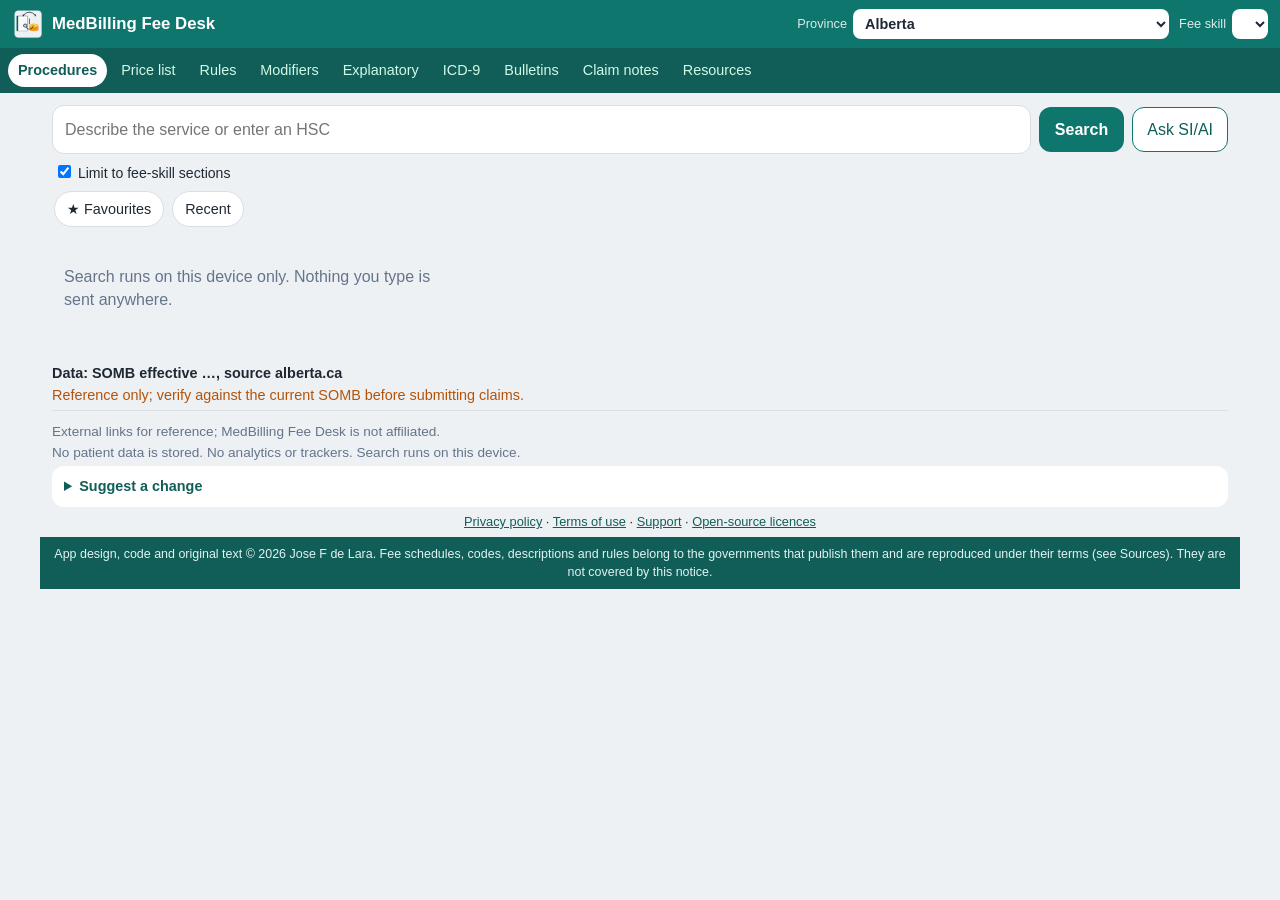
<file: index.html>
<!doctype html>
<html lang="en">
<head>
<meta charset="utf-8">
<meta name="viewport" content="width=device-width, initial-scale=1, viewport-fit=cover">
<meta http-equiv="Content-Security-Policy" content="default-src 'self'; script-src 'self'; style-src 'self'; img-src 'self' data:; connect-src 'self' https://api.web3forms.com; form-action https://api.web3forms.com; manifest-src 'self'; worker-src 'self'; base-uri 'self'">
<meta name="referrer" content="no-referrer">
<title>MedBilling Fee Desk</title>
<meta name="description" content="MedBilling Fee Desk: private Alberta SOMB billing lookup: health service codes, fees by fee skill, modifiers, governing rules and ICD-9 codes.">
<meta name="theme-color" content="#0f766e">
<meta name="apple-mobile-web-app-capable" content="yes">
<meta name="mobile-web-app-capable" content="yes">
<meta name="apple-mobile-web-app-status-bar-style" content="black-translucent">
<meta name="apple-mobile-web-app-title" content="Fee Desk">
<meta property="og:title" content="MedBilling Fee Desk">
<meta property="og:description" content="MedBilling Fee Desk: Alberta SOMB billing lookup for physicians.">
<meta property="og:site_name" content="MedBilling Fee Desk">
<meta property="og:image" content="https://tp8p7c4vwr-del.github.io/delara-medbilling/og.jpg">
<meta property="og:url" content="https://tp8p7c4vwr-del.github.io/delara-medbilling/">
<meta property="og:type" content="website">
<meta name="twitter:image" content="https://tp8p7c4vwr-del.github.io/delara-medbilling/og.jpg">
<meta name="twitter:card" content="summary_large_image">
<meta name="twitter:title" content="MedBilling Fee Desk">
<meta name="twitter:description" content="MedBilling Fee Desk: Alberta SOMB billing lookup for physicians.">
<meta name="application-name" content="MedBilling Fee Desk">
<link rel="manifest" href="manifest.webmanifest">
<link rel="icon" href="icons/icon-192.png" sizes="192x192">
<link rel="apple-touch-icon" href="icons/apple-touch-icon.png">
<link rel="stylesheet" href="css/app.css">
</head>
<body>
<header class="top">
  <a class="brand" id="homeLink" href="./" aria-label="MedBilling Fee Desk home">
    <img src="icons/icon-192.png" alt="" width="32" height="32">
    <span class="title" aria-hidden="true">MedBilling Fee Desk</span>
  </a>
  <label class="jur">
    <span>Province</span>
    <select id="jur" aria-label="Province or territory"><option value="AB">Alberta</option></select>
  </label>
  <label class="skill">
    <span>Fee skill</span>
    <select id="skill" aria-label="Fee skill (SKLL)"></select>
  </label>
  <button type="button" id="layoutToggle" class="layoutlink" hidden>Desktop version</button>
</header>
<nav class="phonenav" aria-label="Phone navigation">
  <label class="chip jurchip"><b id="jurChipText">AB</b> ▾<select id="jurChip" aria-label="Province or territory"></select></label>
  <label class="chip skillchip"><span class="small">Fee skill</span> <b id="skillChipText">OBGY</b> ▾<select id="skillChip" aria-label="Fee skill"></select></label>
  <div class="morewrap">
    <button type="button" class="chip" id="moreBtn" aria-haspopup="true" aria-expanded="false">More ▾</button>
    <div id="moreMenu" class="menu" hidden role="menu">
      <button role="menuitem" data-tab="procedures">Procedures</button>
      <button role="menuitem" data-saved="fav">★ Favourites</button>
      <button role="menuitem" data-saved="recent">Recent</button>
      <button role="menuitem" data-tab="icd9" class="needdata">ICD-9</button>
      <button role="menuitem" data-tab="price" class="needdata">Price list</button>
      <button role="menuitem" data-tab="rules" class="needdata">Rules</button>
      <button role="menuitem" data-tab="modifiers" class="abonly">Modifiers</button>
      <button role="menuitem" data-tab="explanatory" class="abonly">Explanatory</button>
      <button role="menuitem" data-tab="bulletins" class="abonly">Bulletins</button>
      <button role="menuitem" data-tab="notes" class="abonly">Claim notes</button>
      <button role="menuitem" data-tab="resources">Resources &amp; about</button>
      <a role="menuitem" class="menulink first" href="https://tp8p7c4vwr-del.github.io/delara-medbilling/privacy.html" target="_blank" rel="noopener noreferrer">Privacy policy ↗</a>
      <a role="menuitem" class="menulink" href="https://tp8p7c4vwr-del.github.io/delara-medbilling/terms.html" target="_blank" rel="noopener noreferrer">Terms of use ↗</a>
      <a role="menuitem" class="menulink" href="https://tp8p7c4vwr-del.github.io/delara-medbilling/support.html" target="_blank" rel="noopener noreferrer">Support ↗</a>
      <a role="menuitem" class="menulink" href="licences.html">Open-source licences</a>
    </div>
  </div>
</nav>
<nav class="tabs" id="tabs" role="tablist">
  <button data-tab="procedures" class="on">Procedures</button>
  <button data-tab="price" class="needdata">Price list</button>
  <button data-tab="rules" class="needdata">Rules</button>
  <button data-tab="modifiers" class="abonly">Modifiers</button>
  <button data-tab="explanatory" class="abonly">Explanatory</button>
  <button data-tab="icd9" class="needdata">ICD-9</button>
  <button data-tab="bulletins" class="abonly">Bulletins</button>
  <button data-tab="notes" class="abonly">Claim notes</button>
  <button data-tab="resources">Resources</button>
</nav>

<main id="main">
  <div id="jurbar" class="jurbar" hidden></div>
  <!-- Procedures -->
  <section id="tab-procedures" class="tab on">
    <form id="qform" class="searchbar needdata" autocomplete="off" role="search">
      <div class="inputwrap">
        <input id="q" type="search" enterkeyhint="search" inputmode="search" autocapitalize="off" spellcheck="false"
               placeholder="Describe the service or enter an HSC" aria-label="Procedure description">
        <button type="button" id="qclear" class="clear" aria-label="Clear search" hidden>&times;</button>
      </div>
      <button type="submit" class="primary">Search</button>
      <button type="button" class="ghost" id="askGeneral">Ask SI/AI</button>
    </form>
    <div class="opts needdata">
      <label><input type="checkbox" id="limitSkill" checked> Limit to fee-skill sections</label>
      <span id="timehint" class="muted"></span>
    </div>
    <div class="quick"><button type="button" class="chip" data-saved="fav">★ Favourites</button><button type="button" class="chip" data-saved="recent">Recent</button></div>
    <div class="split">
      <div class="list" id="results" aria-live="polite"><p class="muted pad">Search runs on this device only. Nothing you type is sent anywhere.</p></div>
      <article class="detail" id="detail" hidden></article>
      <input type="file" id="impFile" accept=".json,application/json" hidden aria-label="Import favourites file">
    </div>
  </section>

  <section id="tab-price" class="tab">
    <div class="searchbar"><div class="inputwrap"><input id="pf" type="search" enterkeyhint="search" placeholder="Filter by HSC, word or section"></div></div>
    <div id="pricelist" class="tablewrap"></div>
  </section>

  <section id="tab-rules" class="tab">
    <div class="searchbar"><div class="inputwrap"><input id="rf" type="search" enterkeyhint="search" placeholder="Filter governing rules (e.g. 4.6, callback, BMI)"></div></div>
    <div id="rules"></div>
  </section>

  <section id="tab-modifiers" class="tab">
    <div class="searchbar"><div class="inputwrap"><input id="mf" type="search" enterkeyhint="search" placeholder="Search modifiers by code or words (e.g. CMGP, complex, evening)" aria-label="Search Alberta modifiers by code or words"></div></div>
    <div id="modifiers"></div>
  </section>

  <section id="tab-explanatory" class="tab">
    <div class="searchbar"><div class="inputwrap"><input id="ef" type="search" enterkeyhint="search" placeholder="Filter explanatory codes"></div></div>
    <div id="explanatory"></div>
  </section>

  <section id="tab-icd9" class="tab">
    <form id="iform" class="searchbar" autocomplete="off">
      <div class="inputwrap">
        <input id="iq" type="search" enterkeyhint="search" placeholder="Search ICD-9 (e.g. pre-eclampsia, 618.0, V22)">
        <button type="button" id="iclear" class="clear" aria-label="Clear" hidden>&times;</button>
      </div>
      <button type="submit" class="primary">Search</button>
    </form>
    <p class="muted small" id="icdscope"></p>
    <div id="icdresults"></div>
  </section>

  <section id="tab-bulletins" class="tab"><div id="bulletins"></div></section>
  <section id="tab-notes" class="tab"><div id="notes"></div></section>

  <section id="tab-resources" class="tab">
    <div id="resources"></div>
  </section>
</main>

<footer class="foot">
  <p id="dataline" class="dataline">Data: SOMB effective …, source alberta.ca</p>
  <p class="disclaimer">Reference only; verify against the current SOMB before submitting claims.</p>
  <div id="srcnote" class="srcnote"></div>
  <p class="small muted">External links for reference; MedBilling Fee Desk is not affiliated.</p>
  <p class="small muted">No patient data is stored. No analytics or trackers. Search runs on this device.</p>
  <details class="feedback">
    <summary>Suggest a change</summary>
    <form id="fb" novalidate>
      <p class="warn small">Do not include patient names, PHN, DOB, chart or claim numbers.</p>
      <input type="hidden" name="access_key" value="60e64aa8-fc33-4b85-9742-2a973a88369e">
      <input type="hidden" name="subject" value="MedBilling Fee Desk feedback">
      <input type="checkbox" name="botcheck" class="hp" tabindex="-1" autocomplete="off" aria-hidden="true">
      <label>Your email (optional)<input type="email" name="email" autocomplete="email"></label>
      <label>Suggestion<textarea name="message" rows="4" required></textarea></label>
      <button type="submit" class="primary">Send</button>
      <p id="fbmsg" class="small" role="status"></p>
    </form>
  </details>
  <p class="legal"><a href="https://tp8p7c4vwr-del.github.io/delara-medbilling/privacy.html">Privacy policy</a> · <a href="https://tp8p7c4vwr-del.github.io/delara-medbilling/terms.html">Terms of use</a> · <a href="https://tp8p7c4vwr-del.github.io/delara-medbilling/support.html">Support</a> · <a href="licences.html">Open-source licences</a></p>
  <div class="copyright">App design, code and original text © 2026 Jose F de Lara. Fee schedules, codes, descriptions and rules belong to the governments that publish them and are reproduced under their terms (see Sources). They are not covered by this notice.</div>
</footer>

<dialog id="aiDialog">
  <form method="dialog" class="dlg">
    <h3>Ask SI/AI</h3>
    <p class="small muted">Opens an outside AI site; you sign in with your own account. Do not include patient details.</p>
    <pre id="aiPrompt" class="prompt"></pre>
    <div id="aiList" class="ailist"></div>
    <div id="aiConfirm" class="confirm" hidden>
      <p id="aiConfirmText"></p>
      <div class="row"><button type="button" id="aiGo" class="primary">Open</button><button type="button" id="aiBack" class="ghost">Back</button></div>
    </div>
    <p id="aiMsg" class="small"></p>
    <div class="row end"><button value="close" class="ghost">Close</button></div>
  </form>
</dialog>
<div id="toast" class="toast" hidden></div>
<script src="js/search.js"></script>
<script src="js/app.js"></script>
</body>
</html>
</file>
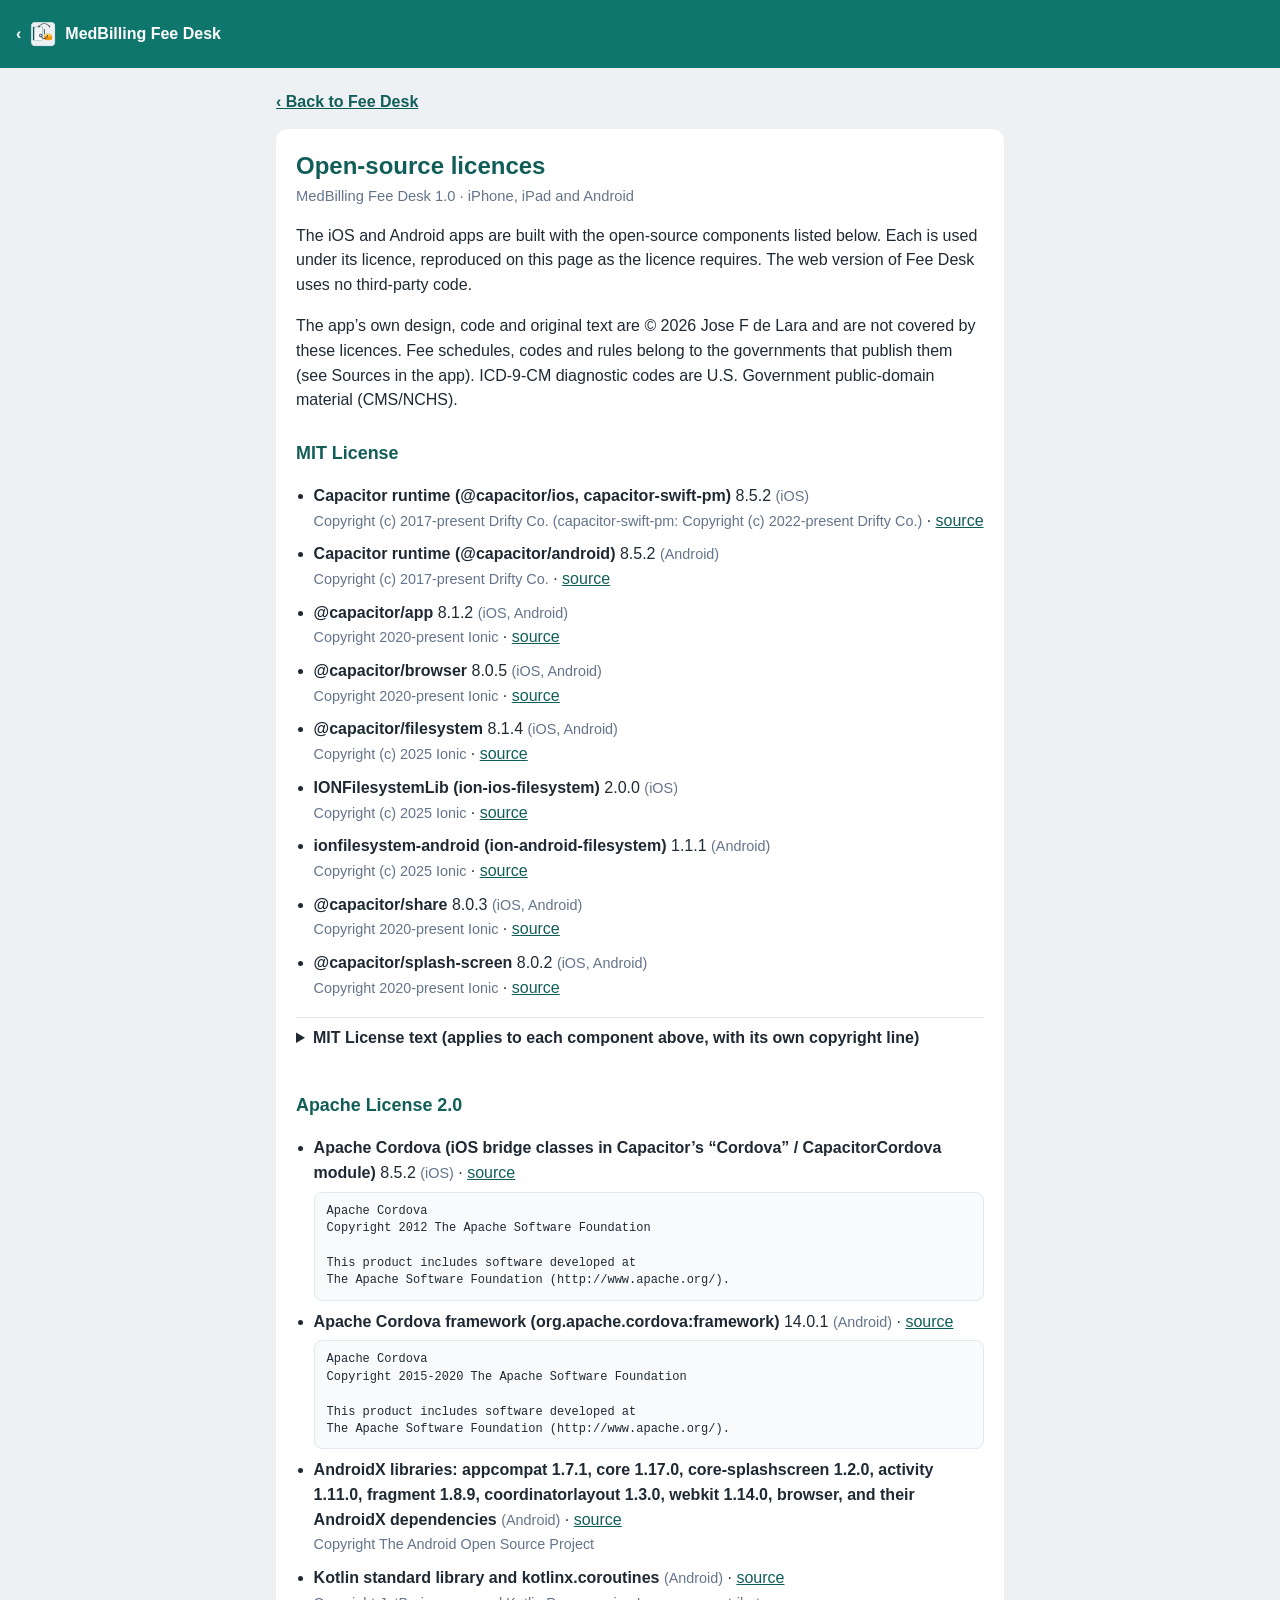
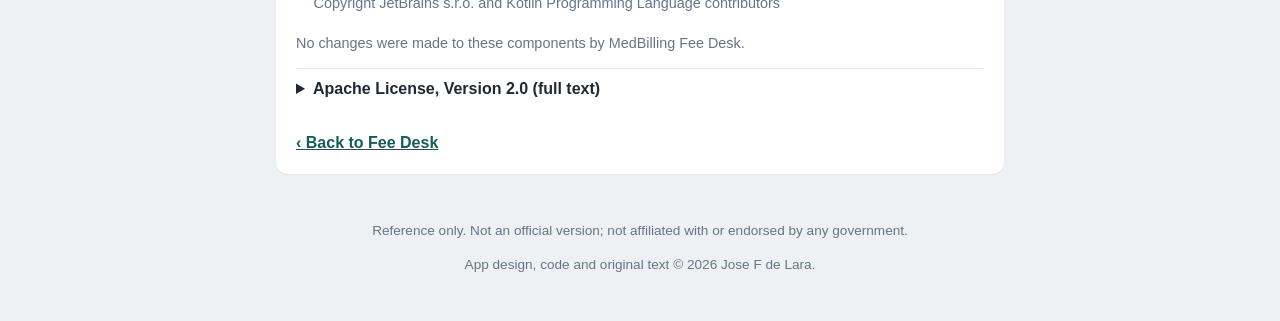
<file: licences.html>
<!doctype html>
<html lang="en">
<head>
<meta charset="utf-8">
<meta name="viewport" content="width=device-width, initial-scale=1, viewport-fit=cover">
<meta http-equiv="Content-Security-Policy" content="default-src 'none'; style-src 'unsafe-inline'; img-src 'self'; base-uri 'none'; form-action 'none'">
<meta name="referrer" content="no-referrer">
<title>Open-source licences · MedBilling Fee Desk</title>
<meta name="description" content="Open-source software notices for the MedBilling Fee Desk iOS and Android apps.">
<meta name="theme-color" content="#0f766e">
<link rel="icon" href="icons/icon-192.png" sizes="192x192">
<style>
:root{--teal:#0f766e;--teal-d:#115e59;--ink:#1f2933;--muted:#64748b;--bg:#eef1f4}
*{box-sizing:border-box}
body{margin:0;font:16px/1.55 -apple-system,BlinkMacSystemFont,"Segoe UI",Roboto,Helvetica,Arial,sans-serif;background:var(--bg);color:var(--ink);padding-bottom:env(safe-area-inset-bottom)}
header{background:var(--teal);color:#fff;padding:calc(12px + env(safe-area-inset-top)) calc(16px + env(safe-area-inset-right)) 12px calc(16px + env(safe-area-inset-left));display:flex;align-items:center;gap:12px;position:sticky;top:0;z-index:5}
header a{color:#fff;text-decoration:none;font-weight:700;display:inline-flex;align-items:center;gap:8px;min-height:44px}
header img{border-radius:8px;background:#fff}
main{max-width:760px;margin:0 auto;padding:8px calc(16px + env(safe-area-inset-right)) 32px calc(16px + env(safe-area-inset-left))}
article{background:#fff;border-radius:12px;padding:8px 20px 18px;margin-top:14px;box-shadow:0 1px 2px rgba(15,23,42,.06)}
h1{color:var(--teal-d);font-size:1.5rem;line-height:1.25;margin:14px 0 4px}
h2{color:var(--teal-d);font-size:1.12rem;margin:1.5em 0 .4em}
a{color:var(--teal-d)}
.meta{color:var(--muted);font-size:.92rem;margin:0 0 8px}
ul{padding-left:1.1em} li{margin:.55em 0}
.pl,.cr{color:var(--muted);font-size:.9rem}
pre{white-space:pre-wrap;word-wrap:break-word;font:12px/1.45 ui-monospace,SFMono-Regular,Menlo,Consolas,monospace;background:#f8fafc;border:1px solid #e2e8f0;border-radius:8px;padding:10px 12px;overflow-x:auto}
pre.notice{margin:6px 0 0}
details{border-top:1px solid #e2e8f0;padding:8px 0}
summary{cursor:pointer;font-weight:600;min-height:32px}
footer{max-width:760px;margin:0 auto;padding:0 16px 32px;color:var(--muted);font-size:.85rem;text-align:center}
.back{display:inline-block;margin:14px 0 0;font-weight:600}
</style>
</head>
<body>
<header><a href="./" aria-label="Back to MedBilling Fee Desk"><span aria-hidden="true">‹</span><img src="icons/icon-192.png" alt="" width="28" height="28">MedBilling Fee Desk</a></header>
<main>
<a class="back" href="./">‹ Back to Fee Desk</a>
<article>
<h1>Open-source licences</h1>
<p class="meta">MedBilling Fee Desk 1.0 · iPhone, iPad and Android</p>
<p>The iOS and Android apps are built with the open-source components listed below. Each is used under its licence, reproduced on this page as the licence requires. The web version of Fee Desk uses no third-party code.</p>
<p>The app’s own design, code and original text are © 2026 Jose F de Lara and are not covered by these licences. Fee schedules, codes and rules belong to the governments that publish them (see Sources in the app). ICD-9-CM diagnostic codes are U.S. Government public-domain material (CMS/NCHS).</p>

<h2>MIT License</h2>
<ul>
<li><b>Capacitor runtime (@capacitor/ios, capacitor-swift-pm)</b> 8.5.2 <span class="pl">(iOS)</span><br><span class="cr">Copyright (c) 2017-present Drifty Co. (capacitor-swift-pm: Copyright (c) 2022-present Drifty Co.)</span> · <a href="https://github.com/ionic-team/capacitor">source</a></li>
<li><b>Capacitor runtime (@capacitor/android)</b> 8.5.2 <span class="pl">(Android)</span><br><span class="cr">Copyright (c) 2017-present Drifty Co.</span> · <a href="https://github.com/ionic-team/capacitor">source</a></li>
<li><b>@capacitor/app</b> 8.1.2 <span class="pl">(iOS, Android)</span><br><span class="cr">Copyright 2020-present Ionic</span> · <a href="https://github.com/ionic-team/capacitor-plugins">source</a></li>
<li><b>@capacitor/browser</b> 8.0.5 <span class="pl">(iOS, Android)</span><br><span class="cr">Copyright 2020-present Ionic</span> · <a href="https://github.com/ionic-team/capacitor-plugins">source</a></li>
<li><b>@capacitor/filesystem</b> 8.1.4 <span class="pl">(iOS, Android)</span><br><span class="cr">Copyright (c) 2025 Ionic</span> · <a href="https://github.com/ionic-team/capacitor-filesystem">source</a></li>
<li><b>IONFilesystemLib (ion-ios-filesystem)</b> 2.0.0 <span class="pl">(iOS)</span><br><span class="cr">Copyright (c) 2025 Ionic</span> · <a href="https://github.com/ionic-team/ion-ios-filesystem">source</a></li>
<li><b>ionfilesystem-android (ion-android-filesystem)</b> 1.1.1 <span class="pl">(Android)</span><br><span class="cr">Copyright (c) 2025 Ionic</span> · <a href="https://github.com/ionic-team/ion-android-filesystem">source</a></li>
<li><b>@capacitor/share</b> 8.0.3 <span class="pl">(iOS, Android)</span><br><span class="cr">Copyright 2020-present Ionic</span> · <a href="https://github.com/ionic-team/capacitor-plugins">source</a></li>
<li><b>@capacitor/splash-screen</b> 8.0.2 <span class="pl">(iOS, Android)</span><br><span class="cr">Copyright 2020-present Ionic</span> · <a href="https://github.com/ionic-team/capacitor-plugins">source</a></li>
</ul>
<details><summary>MIT License text (applies to each component above, with its own copyright line)</summary>
<pre>MIT License

Copyright (c) [as listed above]

Permission is hereby granted, free of charge, to any person obtaining a copy
of this software and associated documentation files (the &quot;Software&quot;), to deal
in the Software without restriction, including without limitation the rights
to use, copy, modify, merge, publish, distribute, sublicense, and/or sell
copies of the Software, and to permit persons to whom the Software is
furnished to do so, subject to the following conditions:

The above copyright notice and this permission notice shall be included in all
copies or substantial portions of the Software.

THE SOFTWARE IS PROVIDED &quot;AS IS&quot;, WITHOUT WARRANTY OF ANY KIND, EXPRESS OR
IMPLIED, INCLUDING BUT NOT LIMITED TO THE WARRANTIES OF MERCHANTABILITY,
FITNESS FOR A PARTICULAR PURPOSE AND NONINFRINGEMENT. IN NO EVENT SHALL THE
AUTHORS OR COPYRIGHT HOLDERS BE LIABLE FOR ANY CLAIM, DAMAGES OR OTHER
LIABILITY, WHETHER IN AN ACTION OF CONTRACT, TORT OR OTHERWISE, ARISING FROM,
OUT OF OR IN CONNECTION WITH THE SOFTWARE OR THE USE OR OTHER DEALINGS IN THE
SOFTWARE.</pre>
</details>

<h2>Apache License 2.0</h2>
<ul>
<li><b>Apache Cordova (iOS bridge classes in Capacitor’s “Cordova” / CapacitorCordova module)</b> 8.5.2 <span class="pl">(iOS)</span> · <a href="https://github.com/apache/cordova-ios">source</a><pre class="notice">Apache Cordova
Copyright 2012 The Apache Software Foundation

This product includes software developed at
The Apache Software Foundation (http://www.apache.org/).</pre></li>
<li><b>Apache Cordova framework (org.apache.cordova:framework)</b> 14.0.1 <span class="pl">(Android)</span> · <a href="https://github.com/apache/cordova-android">source</a><pre class="notice">Apache Cordova
Copyright 2015-2020 The Apache Software Foundation

This product includes software developed at
The Apache Software Foundation (http://www.apache.org/).</pre></li>
<li><b>AndroidX libraries: appcompat 1.7.1, core 1.17.0, core-splashscreen 1.2.0, activity 1.11.0, fragment 1.8.9, coordinatorlayout 1.3.0, webkit 1.14.0, browser, and their AndroidX dependencies</b> <span class="pl">(Android)</span> · <a href="https://developer.android.com/jetpack/androidx">source</a><br><span class="cr">Copyright The Android Open Source Project</span></li>
<li><b>Kotlin standard library and kotlinx.coroutines</b> <span class="pl">(Android)</span> · <a href="https://github.com/Kotlin/kotlinx.coroutines">source</a><br><span class="cr">Copyright JetBrains s.r.o. and Kotlin Programming Language contributors</span></li>
</ul>
<p class="cr">No changes were made to these components by MedBilling Fee Desk.</p>
<details><summary>Apache License, Version 2.0 (full text)</summary>
<pre>                              Apache License
                        Version 2.0, January 2004
                     http://www.apache.org/licenses/

TERMS AND CONDITIONS FOR USE, REPRODUCTION, AND DISTRIBUTION

1. Definitions.

   &quot;License&quot; shall mean the terms and conditions for use, reproduction,
   and distribution as defined by Sections 1 through 9 of this document.

   &quot;Licensor&quot; shall mean the copyright owner or entity authorized by
   the copyright owner that is granting the License.

   &quot;Legal Entity&quot; shall mean the union of the acting entity and all
   other entities that control, are controlled by, or are under common
   control with that entity. For the purposes of this definition,
   &quot;control&quot; means (i) the power, direct or indirect, to cause the
   direction or management of such entity, whether by contract or
   otherwise, or (ii) ownership of fifty percent (50%) or more of the
   outstanding shares, or (iii) beneficial ownership of such entity.

   &quot;You&quot; (or &quot;Your&quot;) shall mean an individual or Legal Entity
   exercising permissions granted by this License.

   &quot;Source&quot; form shall mean the preferred form for making modifications,
   including but not limited to software source code, documentation
   source, and configuration files.

   &quot;Object&quot; form shall mean any form resulting from mechanical
   transformation or translation of a Source form, including but
   not limited to compiled object code, generated documentation,
   and conversions to other media types.

   &quot;Work&quot; shall mean the work of authorship, whether in Source or
   Object form, made available under the License, as indicated by a
   copyright notice that is included in or attached to the work
   (an example is provided in the Appendix below).

   &quot;Derivative Works&quot; shall mean any work, whether in Source or Object
   form, that is based on (or derived from) the Work and for which the
   editorial revisions, annotations, elaborations, or other modifications
   represent, as a whole, an original work of authorship. For the purposes
   of this License, Derivative Works shall not include works that remain
   separable from, or merely link (or bind by name) to the interfaces of,
   the Work and Derivative Works thereof.

   &quot;Contribution&quot; shall mean any work of authorship, including
   the original version of the Work and any modifications or additions
   to that Work or Derivative Works thereof, that is intentionally
   submitted to Licensor for inclusion in the Work by the copyright owner
   or by an individual or Legal Entity authorized to submit on behalf of
   the copyright owner. For the purposes of this definition, &quot;submitted&quot;
   means any form of electronic, verbal, or written communication sent
   to the Licensor or its representatives, including but not limited to
   communication on electronic mailing lists, source code control systems,
   and issue tracking systems that are managed by, or on behalf of, the
   Licensor for the purpose of discussing and improving the Work, but
   excluding communication that is conspicuously marked or otherwise
   designated in writing by the copyright owner as &quot;Not a Contribution.&quot;

   &quot;Contributor&quot; shall mean Licensor and any individual or Legal Entity
   on behalf of whom a Contribution has been received by Licensor and
   subsequently incorporated within the Work.

2. Grant of Copyright License. Subject to the terms and conditions of
   this License, each Contributor hereby grants to You a perpetual,
   worldwide, non-exclusive, no-charge, royalty-free, irrevocable
   copyright license to reproduce, prepare Derivative Works of,
   publicly display, publicly perform, sublicense, and distribute the
   Work and such Derivative Works in Source or Object form.

3. Grant of Patent License. Subject to the terms and conditions of
   this License, each Contributor hereby grants to You a perpetual,
   worldwide, non-exclusive, no-charge, royalty-free, irrevocable
   (except as stated in this section) patent license to make, have made,
   use, offer to sell, sell, import, and otherwise transfer the Work,
   where such license applies only to those patent claims licensable
   by such Contributor that are necessarily infringed by their
   Contribution(s) alone or by combination of their Contribution(s)
   with the Work to which such Contribution(s) was submitted. If You
   institute patent litigation against any entity (including a
   cross-claim or counterclaim in a lawsuit) alleging that the Work
   or a Contribution incorporated within the Work constitutes direct
   or contributory patent infringement, then any patent licenses
   granted to You under this License for that Work shall terminate
   as of the date such litigation is filed.

4. Redistribution. You may reproduce and distribute copies of the
   Work or Derivative Works thereof in any medium, with or without
   modifications, and in Source or Object form, provided that You
   meet the following conditions:

   (a) You must give any other recipients of the Work or
       Derivative Works a copy of this License; and

   (b) You must cause any modified files to carry prominent notices
       stating that You changed the files; and

   (c) You must retain, in the Source form of any Derivative Works
       that You distribute, all copyright, patent, trademark, and
       attribution notices from the Source form of the Work,
       excluding those notices that do not pertain to any part of
       the Derivative Works; and

   (d) If the Work includes a &quot;NOTICE&quot; text file as part of its
       distribution, then any Derivative Works that You distribute must
       include a readable copy of the attribution notices contained
       within such NOTICE file, excluding those notices that do not
       pertain to any part of the Derivative Works, in at least one
       of the following places: within a NOTICE text file distributed
       as part of the Derivative Works; within the Source form or
       documentation, if provided along with the Derivative Works; or,
       within a display generated by the Derivative Works, if and
       wherever such third-party notices normally appear. The contents
       of the NOTICE file are for informational purposes only and
       do not modify the License. You may add Your own attribution
       notices within Derivative Works that You distribute, alongside
       or as an addendum to the NOTICE text from the Work, provided
       that such additional attribution notices cannot be construed
       as modifying the License.

   You may add Your own copyright statement to Your modifications and
   may provide additional or different license terms and conditions
   for use, reproduction, or distribution of Your modifications, or
   for any such Derivative Works as a whole, provided Your use,
   reproduction, and distribution of the Work otherwise complies with
   the conditions stated in this License.

5. Submission of Contributions. Unless You explicitly state otherwise,
   any Contribution intentionally submitted for inclusion in the Work
   by You to the Licensor shall be under the terms and conditions of
   this License, without any additional terms or conditions.
   Notwithstanding the above, nothing herein shall supersede or modify
   the terms of any separate license agreement you may have executed
   with Licensor regarding such Contributions.

6. Trademarks. This License does not grant permission to use the trade
   names, trademarks, service marks, or product names of the Licensor,
   except as required for reasonable and customary use in describing the
   origin of the Work and reproducing the content of the NOTICE file.

7. Disclaimer of Warranty. Unless required by applicable law or
   agreed to in writing, Licensor provides the Work (and each
   Contributor provides its Contributions) on an &quot;AS IS&quot; BASIS,
   WITHOUT WARRANTIES OR CONDITIONS OF ANY KIND, either express or
   implied, including, without limitation, any warranties or conditions
   of TITLE, NON-INFRINGEMENT, MERCHANTABILITY, or FITNESS FOR A
   PARTICULAR PURPOSE. You are solely responsible for determining the
   appropriateness of using or redistributing the Work and assume any
   risks associated with Your exercise of permissions under this License.

8. Limitation of Liability. In no event and under no legal theory,
   whether in tort (including negligence), contract, or otherwise,
   unless required by applicable law (such as deliberate and grossly
   negligent acts) or agreed to in writing, shall any Contributor be
   liable to You for damages, including any direct, indirect, special,
   incidental, or consequential damages of any character arising as a
   result of this License or out of the use or inability to use the
   Work (including but not limited to damages for loss of goodwill,
   work stoppage, computer failure or malfunction, or any and all
   other commercial damages or losses), even if such Contributor
   has been advised of the possibility of such damages.

9. Accepting Warranty or Additional Liability. While redistributing
   the Work or Derivative Works thereof, You may choose to offer,
   and charge a fee for, acceptance of support, warranty, indemnity,
   or other liability obligations and/or rights consistent with this
   License. However, in accepting such obligations, You may act only
   on Your own behalf and on Your sole responsibility, not on behalf
   of any other Contributor, and only if You agree to indemnify,
   defend, and hold each Contributor harmless for any liability
   incurred by, or claims asserted against, such Contributor by reason
   of your accepting any such warranty or additional liability.

END OF TERMS AND CONDITIONS</pre>
</details>
<a class="back" href="./">‹ Back to Fee Desk</a>
</article>
</main>
<footer>
<p>Reference only. Not an official version; not affiliated with or endorsed by any government.</p>
<p>App design, code and original text © 2026 Jose F de Lara.</p>
</footer>
</body>
</html>
</file>
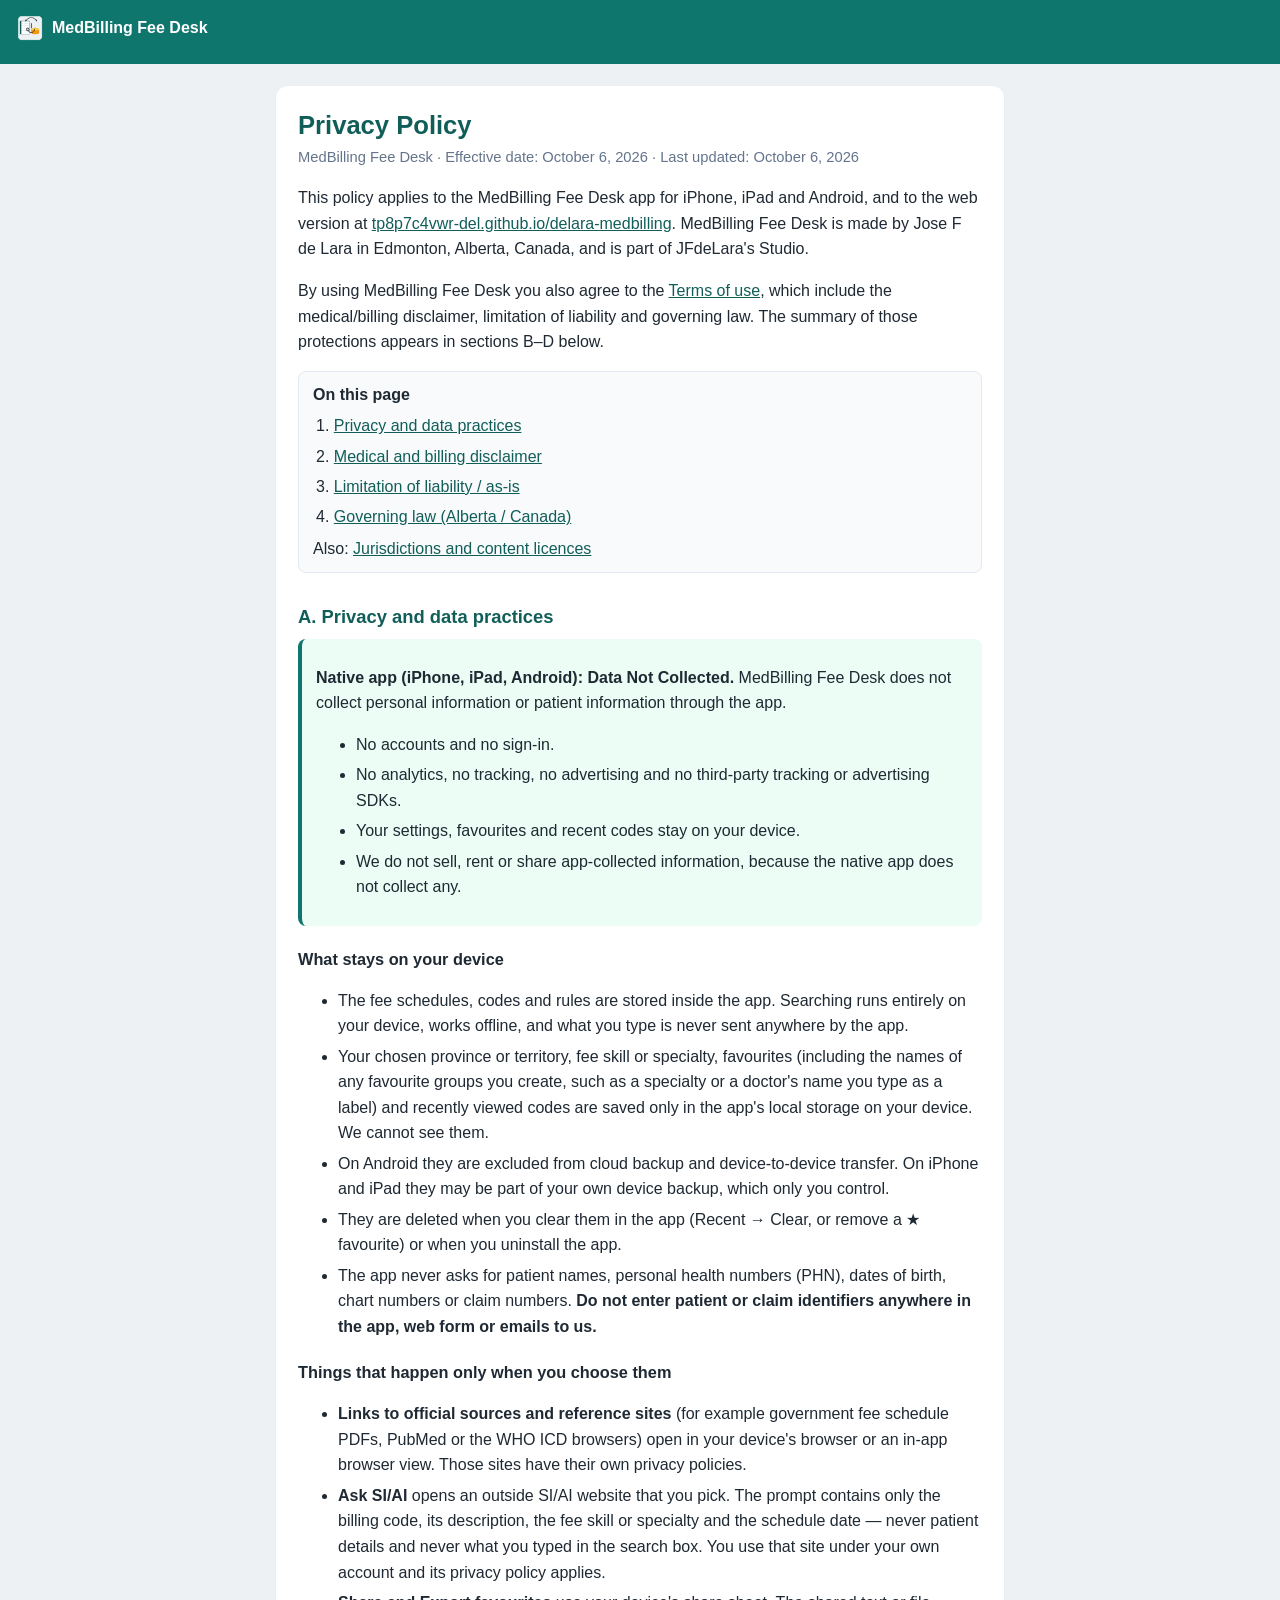
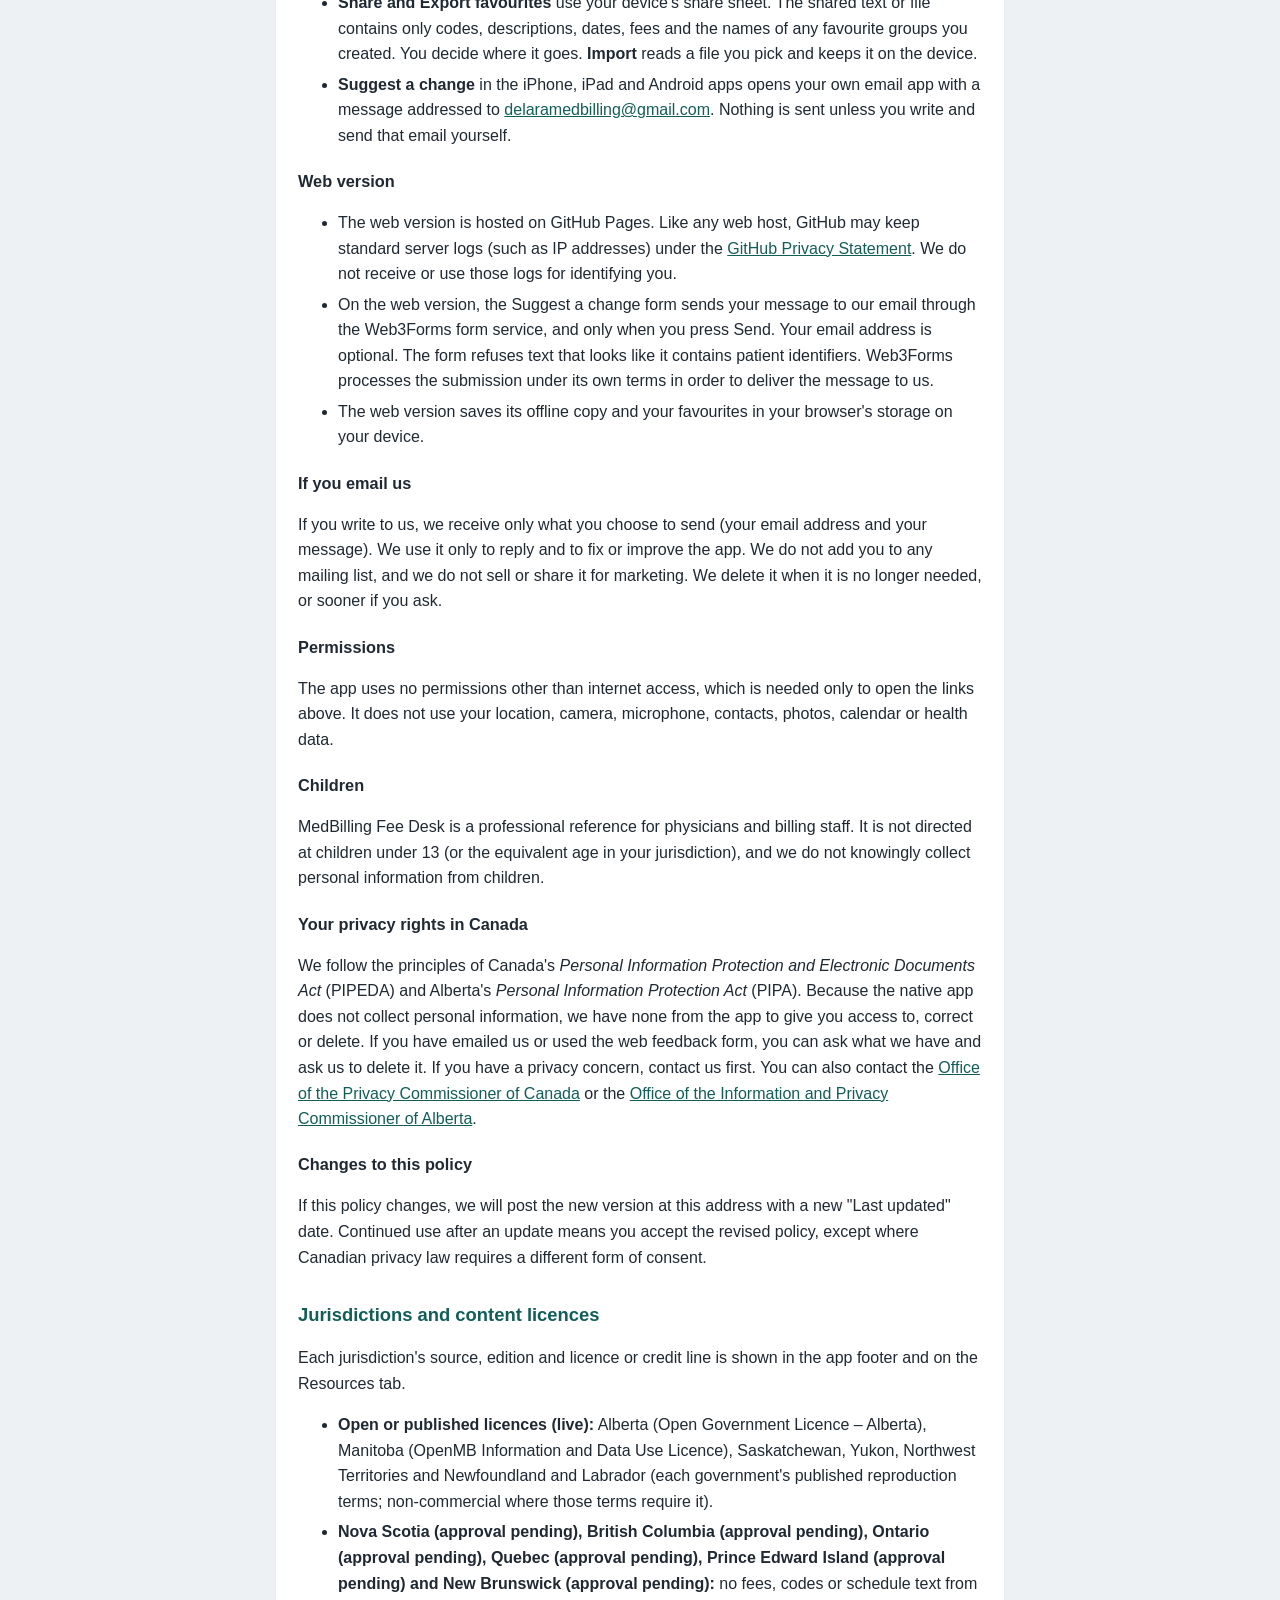
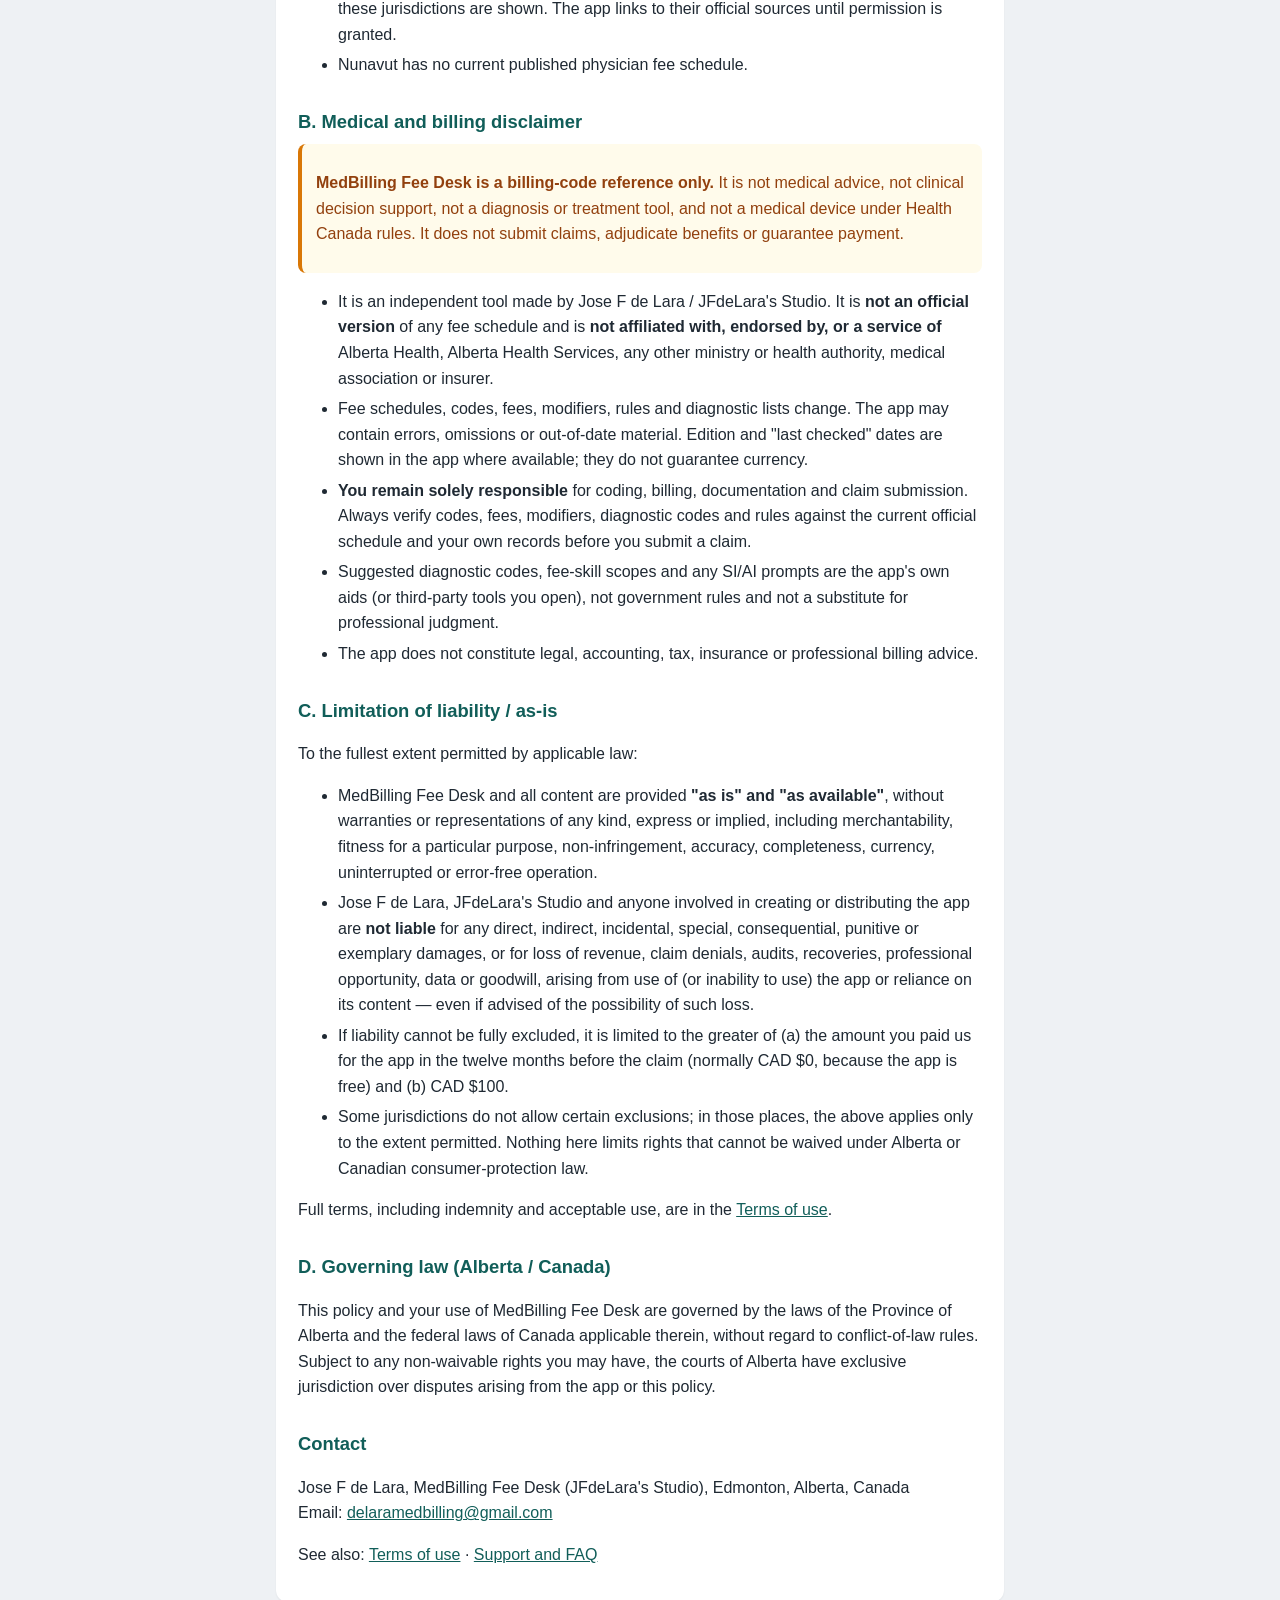
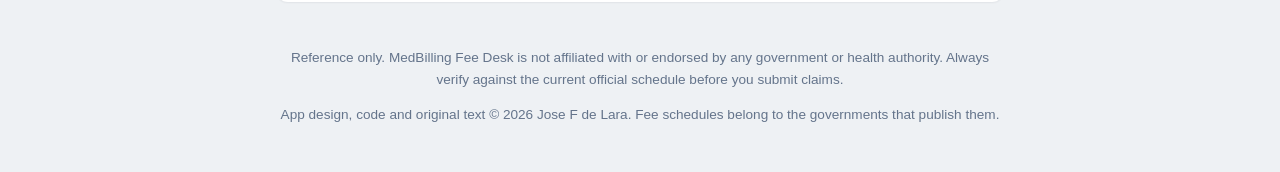
<file: privacy.html>
<!doctype html>
<html lang="en">
<head>
<meta charset="utf-8">
<meta name="viewport" content="width=device-width, initial-scale=1, viewport-fit=cover">
<meta http-equiv="Content-Security-Policy" content="default-src 'none'; style-src 'unsafe-inline'; img-src 'self'; base-uri 'none'; form-action 'none'">
<meta name="referrer" content="no-referrer">
<title>Privacy Policy · MedBilling Fee Desk</title>
<meta name="description" content="Privacy policy and disclaimers for MedBilling Fee Desk. Data Not Collected on the native app. Reference only; not affiliated with any government.">
<meta name="theme-color" content="#0f766e">
<link rel="icon" href="icons/icon-192.png" sizes="192x192">
<style>
:root{--teal:#0f766e;--teal-d:#115e59;--ink:#1f2933;--muted:#64748b;--bg:#eef1f4;--warn:#92400e;--warnbg:#fffbeb}
*{box-sizing:border-box}
body{margin:0;font:16px/1.6 -apple-system,BlinkMacSystemFont,"Segoe UI",Roboto,Helvetica,Arial,sans-serif;background:var(--bg);color:var(--ink)}
[id]{scroll-margin-top:76px}
header{background:var(--teal);color:#fff;padding:calc(14px + env(safe-area-inset-top)) calc(16px + env(safe-area-inset-right)) 14px calc(16px + env(safe-area-inset-left));position:sticky;top:0;z-index:5}
header a{color:#fff;text-decoration:none;font-weight:700;display:inline-flex;align-items:center;gap:8px}
header img{border-radius:8px;background:#fff}
main{max-width:760px;margin:0 auto;padding:8px 16px 32px}
article{background:#fff;border-radius:12px;padding:8px 22px 18px;margin-top:14px;box-shadow:0 1px 2px rgba(15,23,42,.06)}
h1{color:var(--teal-d);font-size:1.6rem;line-height:1.25;margin:16px 0 4px}
h2{color:var(--teal-d);font-size:1.15rem;margin:1.6em 0 .4em}
h3{font-size:1.02rem;margin:1.2em 0 .35em;color:var(--ink)}
a{color:var(--teal-d)}
.meta{color:var(--muted);font-size:.92rem;margin:0 0 8px}
.box{background:#ecfdf5;border-left:4px solid var(--teal);padding:10px 14px;border-radius:8px}
.warnbox{background:var(--warnbg);border-left:4px solid #d97706;padding:10px 14px;border-radius:8px;color:var(--warn)}
li{margin:.3em 0}
nav.toc{background:#f8fafc;border:1px solid #e2e8f0;border-radius:8px;padding:10px 14px;margin:12px 0}
nav.toc ol{margin:6px 0;padding-left:1.3em}
footer{max-width:760px;margin:0 auto;padding:0 16px 32px;color:var(--muted);font-size:.85rem;text-align:center}
details{border-top:1px solid #e2e8f0;padding:8px 0}
summary{cursor:pointer;font-weight:600;color:var(--ink)}
details p{margin:.5em 0 .3em}
</style>
</head>
<body>
<header><a href="./"><img src="icons/icon-192.png" alt="" width="28" height="28">MedBilling Fee Desk</a></header>

<main>
<article>
<h1>Privacy Policy</h1>
<p class="meta">MedBilling Fee Desk · Effective date: October 6, 2026 · Last updated: October 6, 2026</p>
<p>This policy applies to the MedBilling Fee Desk app for iPhone, iPad and Android, and to the web version at <a href="https://tp8p7c4vwr-del.github.io/delara-medbilling/">tp8p7c4vwr-del.github.io/delara-medbilling</a>. MedBilling Fee Desk is made by Jose F de Lara in Edmonton, Alberta, Canada, and is part of JFdeLara's Studio.</p>
<p>By using MedBilling Fee Desk you also agree to the <a href="terms.html">Terms of use</a>, which include the medical/billing disclaimer, limitation of liability and governing law. The summary of those protections appears in sections B–D below.</p>

<nav class="toc" aria-label="On this page">
<strong>On this page</strong>
<ol>
<li><a href="#privacy">Privacy and data practices</a></li>
<li><a href="#disclaimer">Medical and billing disclaimer</a></li>
<li><a href="#liability">Limitation of liability / as-is</a></li>
<li><a href="#law">Governing law (Alberta / Canada)</a></li>
</ol>
<p style="margin:4px 0 0">Also: <a href="#jurisdictions">Jurisdictions and content licences</a></p>
</nav>

<h2 id="privacy">A. Privacy and data practices</h2>
<div class="box">
<p><strong>Native app (iPhone, iPad, Android): Data Not Collected.</strong> MedBilling Fee Desk does not collect personal information or patient information through the app.</p>
<ul>
<li>No accounts and no sign-in.</li>
<li>No analytics, no tracking, no advertising and no third-party tracking or advertising SDKs.</li>
<li>Your settings, favourites and recent codes stay on your device.</li>
<li>We do not sell, rent or share app-collected information, because the native app does not collect any.</li>
</ul>
</div>

<h3>What stays on your device</h3>
<ul>
<li>The fee schedules, codes and rules are stored inside the app. Searching runs entirely on your device, works offline, and what you type is never sent anywhere by the app.</li>
<li>Your chosen province or territory, fee skill or specialty, favourites (including the names of any favourite groups you create, such as a specialty or a doctor's name you type as a label) and recently viewed codes are saved only in the app's local storage on your device. We cannot see them.</li>
<li>On Android they are excluded from cloud backup and device-to-device transfer. On iPhone and iPad they may be part of your own device backup, which only you control.</li>
<li>They are deleted when you clear them in the app (Recent → Clear, or remove a ★ favourite) or when you uninstall the app.</li>
<li>The app never asks for patient names, personal health numbers (PHN), dates of birth, chart numbers or claim numbers. <strong>Do not enter patient or claim identifiers anywhere in the app, web form or emails to us.</strong></li>
</ul>

<h3>Things that happen only when you choose them</h3>
<ul>
<li><strong>Links to official sources and reference sites</strong> (for example government fee schedule PDFs, PubMed or the WHO ICD browsers) open in your device's browser or an in-app browser view. Those sites have their own privacy policies.</li>
<li><strong>Ask SI/AI</strong> opens an outside SI/AI website that you pick. The prompt contains only the billing code, its description, the fee skill or specialty and the schedule date — never patient details and never what you typed in the search box. You use that site under your own account and its privacy policy applies.</li>
<li><strong>Share and Export favourites</strong> use your device's share sheet. The shared text or file contains only codes, descriptions, dates, fees and the names of any favourite groups you created. You decide where it goes. <strong>Import</strong> reads a file you pick and keeps it on the device.</li>
<li><strong>Suggest a change</strong> in the iPhone, iPad and Android apps opens your own email app with a message addressed to <a href="mailto:delaramedbilling@gmail.com">delaramedbilling@gmail.com</a>. Nothing is sent unless you write and send that email yourself.</li>
</ul>

<h3>Web version</h3>
<ul>
<li>The web version is hosted on GitHub Pages. Like any web host, GitHub may keep standard server logs (such as IP addresses) under the <a href="https://docs.github.com/en/site-policy/privacy-policies/github-general-privacy-statement">GitHub Privacy Statement</a>. We do not receive or use those logs for identifying you.</li>
<li>On the web version, the Suggest a change form sends your message to our email through the Web3Forms form service, and only when you press Send. Your email address is optional. The form refuses text that looks like it contains patient identifiers. Web3Forms processes the submission under its own terms in order to deliver the message to us.</li>
<li>The web version saves its offline copy and your favourites in your browser's storage on your device.</li>
</ul>

<h3>If you email us</h3>
<p>If you write to us, we receive only what you choose to send (your email address and your message). We use it only to reply and to fix or improve the app. We do not add you to any mailing list, and we do not sell or share it for marketing. We delete it when it is no longer needed, or sooner if you ask.</p>

<h3>Permissions</h3>
<p>The app uses no permissions other than internet access, which is needed only to open the links above. It does not use your location, camera, microphone, contacts, photos, calendar or health data.</p>

<h3>Children</h3>
<p>MedBilling Fee Desk is a professional reference for physicians and billing staff. It is not directed at children under 13 (or the equivalent age in your jurisdiction), and we do not knowingly collect personal information from children.</p>

<h3>Your privacy rights in Canada</h3>
<p>We follow the principles of Canada's <em>Personal Information Protection and Electronic Documents Act</em> (PIPEDA) and Alberta's <em>Personal Information Protection Act</em> (PIPA). Because the native app does not collect personal information, we have none from the app to give you access to, correct or delete. If you have emailed us or used the web feedback form, you can ask what we have and ask us to delete it. If you have a privacy concern, contact us first. You can also contact the <a href="https://www.priv.gc.ca/">Office of the Privacy Commissioner of Canada</a> or the <a href="https://oipc.ab.ca/">Office of the Information and Privacy Commissioner of Alberta</a>.</p>

<h3>Changes to this policy</h3>
<p>If this policy changes, we will post the new version at this address with a new "Last updated" date. Continued use after an update means you accept the revised policy, except where Canadian privacy law requires a different form of consent.</p>

<h2 id="jurisdictions">Jurisdictions and content licences</h2>
<p>Each jurisdiction's source, edition and licence or credit line is shown in the app footer and on the Resources tab.</p>
<ul>
<li><strong>Open or published licences (live):</strong> Alberta (Open Government Licence – Alberta), Manitoba (OpenMB Information and Data Use Licence), Saskatchewan, Yukon, Northwest Territories and Newfoundland and Labrador (each government's published reproduction terms; non-commercial where those terms require it).</li>
<li><strong>Nova Scotia (approval pending), British Columbia (approval pending), Ontario (approval pending), Quebec (approval pending), Prince Edward Island (approval pending) and New Brunswick (approval pending):</strong> no fees, codes or schedule text from these jurisdictions are shown. The app links to their official sources until permission is granted.</li>
<li>Nunavut has no current published physician fee schedule.</li>
</ul>

<h2 id="disclaimer">B. Medical and billing disclaimer</h2>
<div class="warnbox">
<p><strong>MedBilling Fee Desk is a billing-code reference only.</strong> It is not medical advice, not clinical decision support, not a diagnosis or treatment tool, and not a medical device under Health Canada rules. It does not submit claims, adjudicate benefits or guarantee payment.</p>
</div>
<ul>
<li>It is an independent tool made by Jose F de Lara / JFdeLara's Studio. It is <strong>not an official version</strong> of any fee schedule and is <strong>not affiliated with, endorsed by, or a service of</strong> Alberta Health, Alberta Health Services, any other ministry or health authority, medical association or insurer.</li>
<li>Fee schedules, codes, fees, modifiers, rules and diagnostic lists change. The app may contain errors, omissions or out-of-date material. Edition and "last checked" dates are shown in the app where available; they do not guarantee currency.</li>
<li><strong>You remain solely responsible</strong> for coding, billing, documentation and claim submission. Always verify codes, fees, modifiers, diagnostic codes and rules against the current official schedule and your own records before you submit a claim.</li>
<li>Suggested diagnostic codes, fee-skill scopes and any SI/AI prompts are the app's own aids (or third-party tools you open), not government rules and not a substitute for professional judgment.</li>
<li>The app does not constitute legal, accounting, tax, insurance or professional billing advice.</li>
</ul>

<h2 id="liability">C. Limitation of liability / as-is</h2>
<p>To the fullest extent permitted by applicable law:</p>
<ul>
<li>MedBilling Fee Desk and all content are provided <strong>"as is" and "as available"</strong>, without warranties or representations of any kind, express or implied, including merchantability, fitness for a particular purpose, non-infringement, accuracy, completeness, currency, uninterrupted or error-free operation.</li>
<li>Jose F de Lara, JFdeLara's Studio and anyone involved in creating or distributing the app are <strong>not liable</strong> for any direct, indirect, incidental, special, consequential, punitive or exemplary damages, or for loss of revenue, claim denials, audits, recoveries, professional opportunity, data or goodwill, arising from use of (or inability to use) the app or reliance on its content — even if advised of the possibility of such loss.</li>
<li>If liability cannot be fully excluded, it is limited to the greater of (a) the amount you paid us for the app in the twelve months before the claim (normally CAD $0, because the app is free) and (b) CAD $100.</li>
<li>Some jurisdictions do not allow certain exclusions; in those places, the above applies only to the extent permitted. Nothing here limits rights that cannot be waived under Alberta or Canadian consumer-protection law.</li>
</ul>
<p>Full terms, including indemnity and acceptable use, are in the <a href="terms.html">Terms of use</a>.</p>

<h2 id="law">D. Governing law (Alberta / Canada)</h2>
<p>This policy and your use of MedBilling Fee Desk are governed by the laws of the Province of Alberta and the federal laws of Canada applicable therein, without regard to conflict-of-law rules. Subject to any non-waivable rights you may have, the courts of Alberta have exclusive jurisdiction over disputes arising from the app or this policy.</p>

<h2>Contact</h2>
<p>Jose F de Lara, MedBilling Fee Desk (JFdeLara's Studio), Edmonton, Alberta, Canada<br>
Email: <a href="mailto:delaramedbilling@gmail.com">delaramedbilling@gmail.com</a></p>
<p>See also: <a href="terms.html">Terms of use</a> · <a href="support.html">Support and FAQ</a></p>
</article>
</main>
<footer>
<p>Reference only. MedBilling Fee Desk is not affiliated with or endorsed by any government or health authority. Always verify against the current official schedule before you submit claims.</p>
<p>App design, code and original text © 2026 Jose F de Lara. Fee schedules belong to the governments that publish them.</p>
</footer>
</body>
</html>
</file>
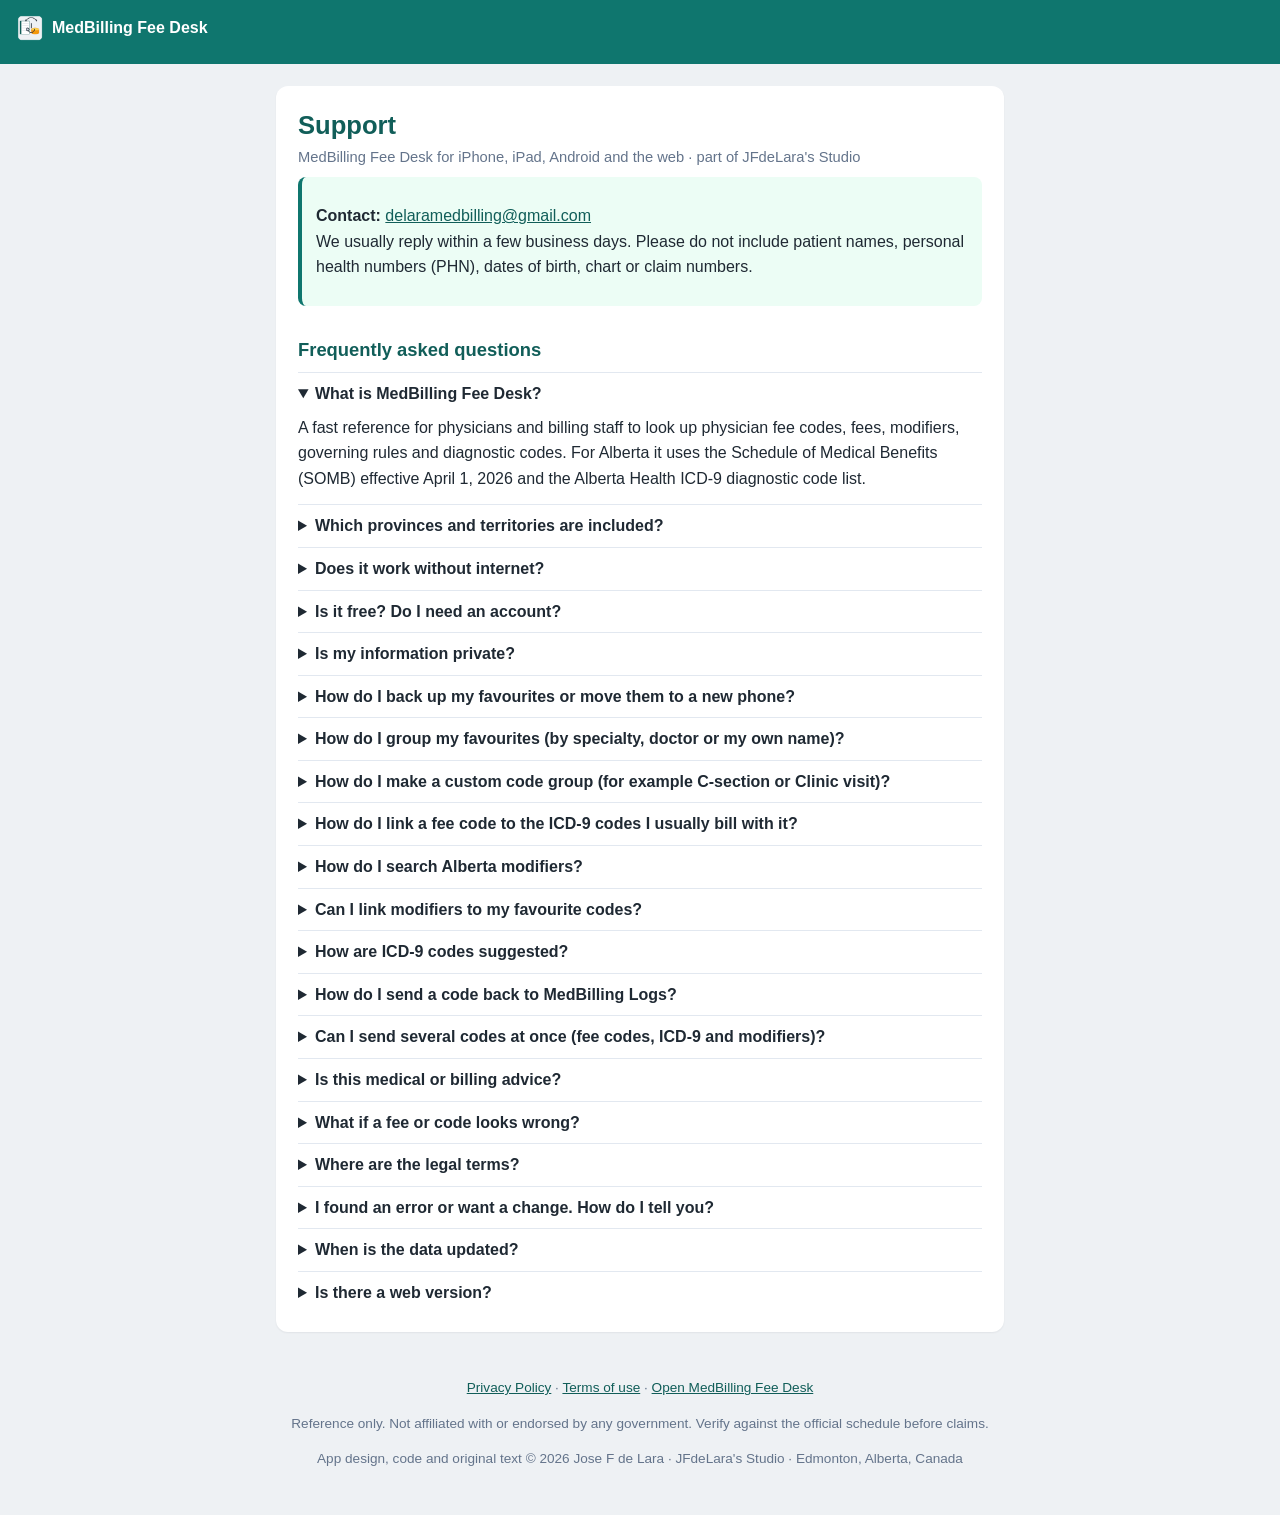
<file: support.html>
<!doctype html>
<html lang="en">
<head>
<meta charset="utf-8">
<meta name="viewport" content="width=device-width, initial-scale=1, viewport-fit=cover">
<meta http-equiv="Content-Security-Policy" content="default-src 'none'; style-src 'unsafe-inline'; img-src 'self'; base-uri 'none'; form-action 'none'">
<meta name="referrer" content="no-referrer">
<title>Support · MedBilling Fee Desk</title>
<meta name="description" content="Support and FAQ for MedBilling Fee Desk, the offline physician billing code reference. Contact delaramedbilling@gmail.com.">
<meta name="theme-color" content="#0f766e">
<link rel="icon" href="icons/icon-192.png" sizes="192x192">
<style>
:root{--teal:#0f766e;--teal-d:#115e59;--ink:#1f2933;--muted:#64748b;--bg:#eef1f4}
*{box-sizing:border-box}
body{margin:0;font:16px/1.6 -apple-system,BlinkMacSystemFont,"Segoe UI",Roboto,Helvetica,Arial,sans-serif;background:var(--bg);color:var(--ink)}
[id]{scroll-margin-top:76px}
header{background:var(--teal);color:#fff;padding:calc(14px + env(safe-area-inset-top)) calc(16px + env(safe-area-inset-right)) 14px calc(16px + env(safe-area-inset-left));position:sticky;top:0;z-index:5}
header a{color:#fff;text-decoration:none;font-weight:700;display:inline-flex;align-items:center;gap:8px}
header img{border-radius:8px;background:#fff}
main{max-width:760px;margin:0 auto;padding:8px 16px 32px}
article{background:#fff;border-radius:12px;padding:8px 22px 18px;margin-top:14px;box-shadow:0 1px 2px rgba(15,23,42,.06)}
h1{color:var(--teal-d);font-size:1.6rem;line-height:1.25;margin:16px 0 4px}
h2{color:var(--teal-d);font-size:1.15rem;margin:1.6em 0 .4em}
a{color:var(--teal-d)}
.meta{color:var(--muted);font-size:.92rem;margin:0 0 8px}
.box{background:#ecfdf5;border-left:4px solid var(--teal);padding:10px 14px;border-radius:8px}
li{margin:.3em 0}
footer{max-width:760px;margin:0 auto;padding:0 16px 32px;color:var(--muted);font-size:.85rem;text-align:center}
details{border-top:1px solid #e2e8f0;padding:8px 0}
summary{cursor:pointer;font-weight:600;color:var(--ink)}
details p{margin:.5em 0 .3em}
</style>
</head>
<body>
<header><a href="./"><img src="icons/icon-192.png" alt="" width="28" height="28">MedBilling Fee Desk</a></header>
<main>
<article>
<h1>Support</h1>
<p class="meta">MedBilling Fee Desk for iPhone, iPad, Android and the web · part of JFdeLara's Studio</p>
<div class="box">
<p><strong>Contact:</strong> <a href="mailto:delaramedbilling@gmail.com?subject=MedBilling%20Fee%20Desk%20support">delaramedbilling@gmail.com</a><br>
We usually reply within a few business days. Please do not include patient names, personal health numbers (PHN), dates of birth, chart or claim numbers.</p>
</div>

<h2>Frequently asked questions</h2>
<details open><summary>What is MedBilling Fee Desk?</summary>
<p>A fast reference for physicians and billing staff to look up physician fee codes, fees, modifiers, governing rules and diagnostic codes. For Alberta it uses the Schedule of Medical Benefits (SOMB) effective April 1, 2026 and the Alberta Health ICD-9 diagnostic code list.</p></details>
<details><summary>Which provinces and territories are included?</summary>
<p>Live: Alberta, Saskatchewan, Manitoba, Newfoundland and Labrador, Northwest Territories and Yukon. Nova Scotia (approval pending), British Columbia (approval pending), Ontario (approval pending), Quebec (approval pending), Prince Edward Island (approval pending) and New Brunswick (approval pending) show no fees or codes until their governments allow the schedule to be republished. Each jurisdiction's source, edition and licence is shown in the app's footer and on the Resources page; see also <a href="terms.html#jurisdictions">Terms: jurisdictions</a>.</p></details>
<details><summary>Does it work without internet?</summary>
<p>Yes. The schedules are stored in the app, so search, code details, rules, favourites and recent codes work in airplane mode. Only links to outside websites need a connection.</p></details>
<details><summary>Is it free? Do I need an account?</summary>
<p>It is free, with no ads, no in-app purchases and no subscription. There is no account or sign-in.</p></details>
<details><summary>Is my information private?</summary>
<p>Yes. The native app collects no data (App Store label: Data Not Collected) and has no analytics or tracking. Your favourites and recent codes stay on your device. See the <a href="privacy.html">Privacy Policy</a>.</p></details>
<details><summary>How do I back up my favourites or move them to a new phone?</summary>
<p>Open ★ Favourites and tap <strong>Export</strong> to save a file (for example to Files or email it to yourself). On the new device, tap <strong>Import</strong> and choose that file. The file includes your favourite groups and code groups (with their modifiers and when you last used them), the links between fee codes and ICD-9 codes, and the modifiers linked to your codes; importing merges them with what is already on the device (nothing is deleted, and a link that would give a code more than 3 links is skipped). A file from an older version has no groups or links, so its codes arrive under Ungrouped. An older version of Fee Desk can still import a newer file: every favourite arrives, without the parts that version doesn't know.</p></details>
<details><summary>How do I group my favourites (by specialty, doctor or my own name)?</summary>
<p>Open ★ Favourites and tap <strong>+ New group</strong>. Choose the type: <strong>Specialty</strong> (pick from the list, such as Family Medicine or Obstetrics &amp; Gynecology, or type your own), <strong>Doctor</strong> (type the doctor's name) or <strong>Custom</strong> (any name), then tick the favourites that belong in it. Each group is a folder with a count; tap its name to open or close it, and Fee Desk remembers which ones you closed. Favourites that aren't in a group are listed under <strong>Ungrouped</strong>, so nothing from before is lost.</p>
<p>When you tap ☆ on a code, a quick sheet lets you choose its group(s); the group you used last is ticked for you. A code can be in several groups. Tap ⋯ on a code to move it, copy it to another group or remove it from a group, and ⋯ on a group to add codes, rename it, move it up or down, or delete it (you choose whether its codes stay as favourites or are removed). Use <strong>Filter favourites</strong> to search, and sort the groups <strong>A–Z</strong>, by <strong>Recent</strong> (most recently used first) or in <strong>My order</strong>. In pick mode from MedBilling Logs, tapping a code inside a group sends it back as usual. Group names, including doctors' names, are your own labels and stay on your device.</p></details>
<details><summary>How do I make a custom code group (for example C-section or Clinic visit)?</summary>
<p>A custom code group keeps the codes you bill together in one named group inside ★ Favourites. Tap <strong>+ New group</strong>, keep the type <strong>Custom</strong>, type a name (for example <em>C-section</em> or <em>Clinic visit</em>) and tap <strong>Create group</strong>. In the <strong>Add to</strong> sheet, tick favourites, or use the <strong>Fee codes</strong>, <strong>ICD-9</strong> and <strong>Modifiers</strong> tabs to search any code by code or words and tap it to add it (tap again to take it out). A fee or ICD-9 code you add is also starred; a modifier (Alberta explicit modifiers only) lives just in its groups. You can also add a code from the search results with ☆, or a modifier from the Modifiers tab with <strong>+ Group</strong>. In the group, fee codes are listed first, then ICD-9 codes, then modifiers.</p>
<p>Sort your groups with the <strong>A–Z</strong>, <strong>Recent</strong> or <strong>My order</strong> buttons above the list; Fee Desk remembers your choice. <strong>Recent</strong> puts the group you used last at the top and shows when (for example “20 min ago”). A group counts as used when you open it, or open, pick or send a code that is in it. Tap ⋯ on a group to add or remove codes, rename it or delete it (Fee Desk asks first; its fee and ICD-9 codes can stay as favourites).</p>
<p>In pick mode from MedBilling Logs (Alberta), each group has a <strong>Send</strong> button: it lists the group's codes, all ticked, so you can send the whole group into the row in one go, or untick the ones you don't need. One send takes up to 10 fee codes, 10 ICD-9 codes and 10 modifiers (3 each with older MedBilling Logs versions). <strong>Add to selection</strong> combines the group with single codes you pick with ＋. You can also open the group and tap single codes as before. Code groups stay on your device and are included in Export.</p></details>
<details><summary>How do I link a fee code to the ICD-9 codes I usually bill with it?</summary>
<p>When you tap ☆ on a fee code, Fee Desk offers <strong>Link ICD-9</strong> (you can ignore it). Pick up to 3 ICD-9 codes: your ICD-9 favourites and the suggested codes are listed first, or search by code or words. Tapping ☆ on an ICD-9 code works the other way: link it to up to 3 fee codes. Later, tap ✎ beside the linked codes, or ⋯ on the favourite, to add or remove links.</p>
<p>In ★ Favourites each fee code shows its linked ICD-9 codes side by side (code and a short description), and each ICD-9 favourite shows its fee codes. A link works both ways, so linking 03.04A to V22.1 shows on both. A code can have at most 3 links; Fee Desk tells you when one is full. Links are your own, stay on your device and are included in Export. In pick mode from MedBilling Logs (Alberta), tapping a favourite that has links selects the code together with its linked codes and modifiers, so you can send them all at once (see below).</p></details>
<details><summary>How do I search Alberta modifiers?</summary>
<p>Open the <strong>Modifiers</strong> tab and type a modifier code (for example CMGP or TELES) or words (complex, evening, age). Each modifier shows its type, a short description and, under <strong>When it applies</strong>, the official definition and the fee codes it is used with in the price list. Use the chips to show All, <strong>Explicit</strong> (modifiers you enter on a claim) or <strong>Implicit</strong> (applied by the claims system, for example by age or location). The list comes only from Alberta Health's official <em>Fee modifier definitions as of 01 April 2026</em> (Schedule of Medical Benefits, RG122, April 2026 edition): 283 modifiers in 42 types. Nothing is added or invented; the source and version are shown under the list.</p></details>
<details><summary>Can I link modifiers to my favourite codes?</summary>
<p>Yes. Tap ✎ beside a favourite's linked codes (or ⋯ → Edit links) and choose the <strong>Modifiers</strong> tab. Fee codes list the explicit modifiers that the price list allows for them first; you can also search all explicit modifiers. Each fee code or ICD-9 favourite can have up to <strong>3 linked ICD-9 or fee codes and 3 linked modifiers</strong>. Modifier links show as violet chips; tap one to open that modifier. Links are your own, stay on your device and are included in Export.</p></details>
<details><summary>How are ICD-9 codes suggested?</summary>
<p>On a code's detail page the app lists up to 8 ICD-9 codes that commonly fit that service, each with a "Why suggested" line. The matching is built into the app (Alberta Health does not publish a code-to-diagnosis map), so treat suggestions as a starting point and choose the diagnosis that matches your documentation.</p></details>
<details><summary>How do I send a code back to MedBilling Logs?</summary>
<p>In MedBilling Logs, tap ↗ in a Fee code(s) or Dx (ICD-9) cell. Fee Desk opens in pick mode with a slim yellow bar. Tap a billing code or an ICD-9 code and it goes straight into that cell in MedBilling Logs. Only codes travel (no patient information). Cancel returns without changes. Outside pick mode Fee Desk works as usual.</p></details>
<details><summary>Can I send several codes at once (fee codes, ICD-9 and modifiers)?</summary>
<p>Yes, for Alberta with MedBilling Logs version 9l or later. In pick mode tap <strong>＋</strong> beside codes to collect up to <strong>10 fee codes, 10 ICD-9 codes and 10 modifiers</strong> (MedBilling Logs 9m or later; 9l takes 3 of each) in the tray at the bottom of the screen (use the <strong>Modifiers</strong> button in the bar to find modifiers). Tapping a favourite that has links selects it together with its linked codes and modifiers. Tap ✕ to remove one, Clear to start again, then <strong>Send to MedBilling Logs</strong>. Logs adds them to the row you started from: fee codes to Fee code(s), ICD-9 to Dx (beside their fee codes, extras after them; none are dropped), modifiers to Modifier code 1 (first fee code) or Modifier code 2 (second fee code), without overwriting or duplicating what is already there, and shows what was added. Tapping a single code without ＋ still sends just that code, as before.</p></details>
<details><summary>Is this medical or billing advice?</summary>
<p>No. MedBilling Fee Desk is a billing-code reference only. It does not diagnose or treat, is not a medical device, and does not submit or adjudicate claims. It is not affiliated with or endorsed by Alberta Health or any other government or health authority. You remain responsible for your claims: always verify codes, fees, modifiers and rules against the current official schedule before you submit. See the <a href="terms.html">Terms of use</a> and <a href="privacy.html">Privacy Policy</a> (sections B–D).</p></details>
<details><summary>What if a fee or code looks wrong?</summary>
<p>Treat the official government schedule as the source of truth. Email us at delaramedbilling@gmail.com with the code, province and what looks wrong so we can investigate. Using the app does not guarantee claim acceptance or payment.</p></details>
<details><summary>Where are the legal terms?</summary>
<p><a href="privacy.html">Privacy Policy</a> (data practices plus disclaimers) and <a href="terms.html">Terms of use</a> (as-is warranty, limitation of liability, indemnity, Alberta governing law).</p></details>
<details><summary>I found an error or want a change. How do I tell you?</summary>
<p>In the app, tap <strong>Suggest a change</strong> at the bottom of the screen. It opens your email app with a message to delaramedbilling@gmail.com. Or email us directly. Including the code, province and what looks wrong helps us fix it quickly.</p></details>
<details><summary>When is the data updated?</summary>
<p>When a province publishes a new schedule edition, we update the data and release a new version of the app. The edition date is shown in the app footer.</p></details>
<details><summary>Is there a web version?</summary>
<p>Yes, at <a href="./">tp8p7c4vwr-del.github.io/delara-medbilling</a>. In the app, tap <strong>Open web version</strong>.</p></details>
</article>
</main>
<footer>
<p><a href="privacy.html">Privacy Policy</a> · <a href="terms.html">Terms of use</a> · <a href="./">Open MedBilling Fee Desk</a></p>
<p>Reference only. Not affiliated with or endorsed by any government. Verify against the official schedule before claims.</p>
<p>App design, code and original text © 2026 Jose F de Lara · JFdeLara's Studio · Edmonton, Alberta, Canada</p>
</footer>
</body>
</html>
</file>
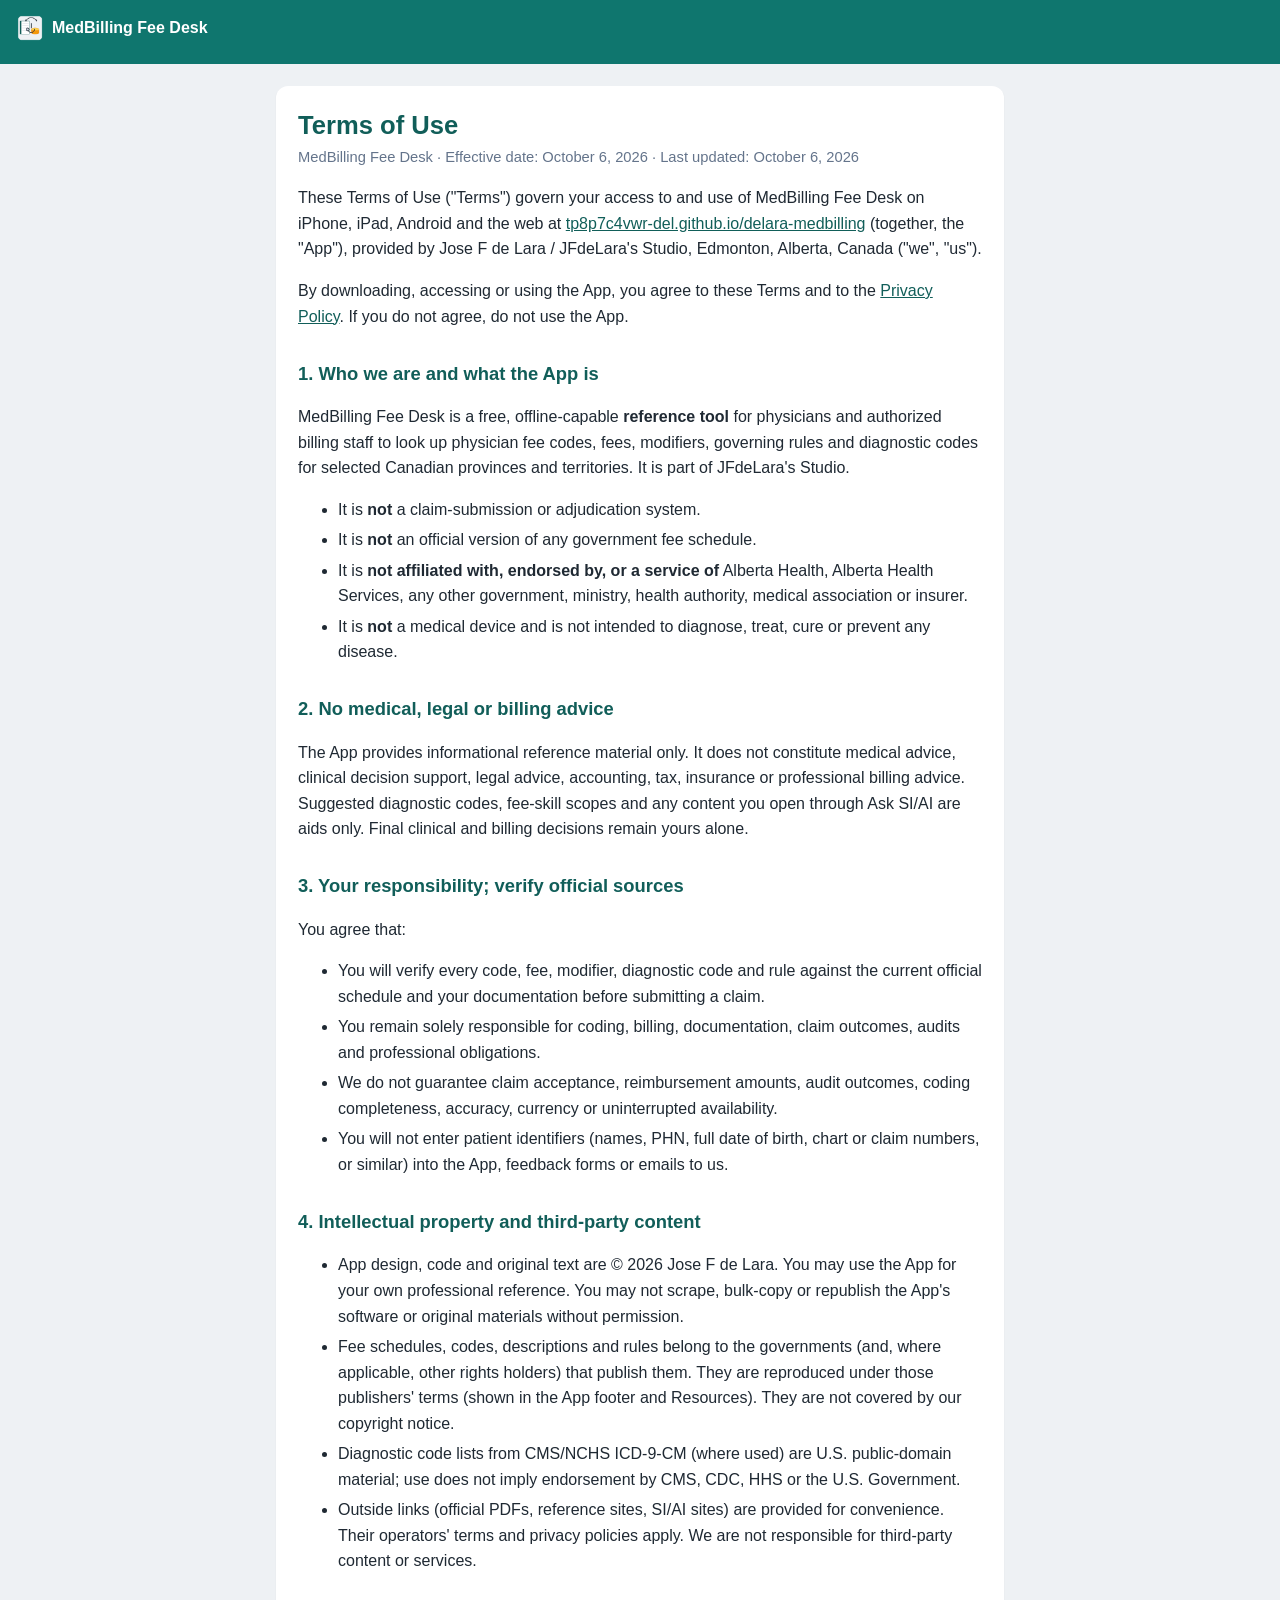
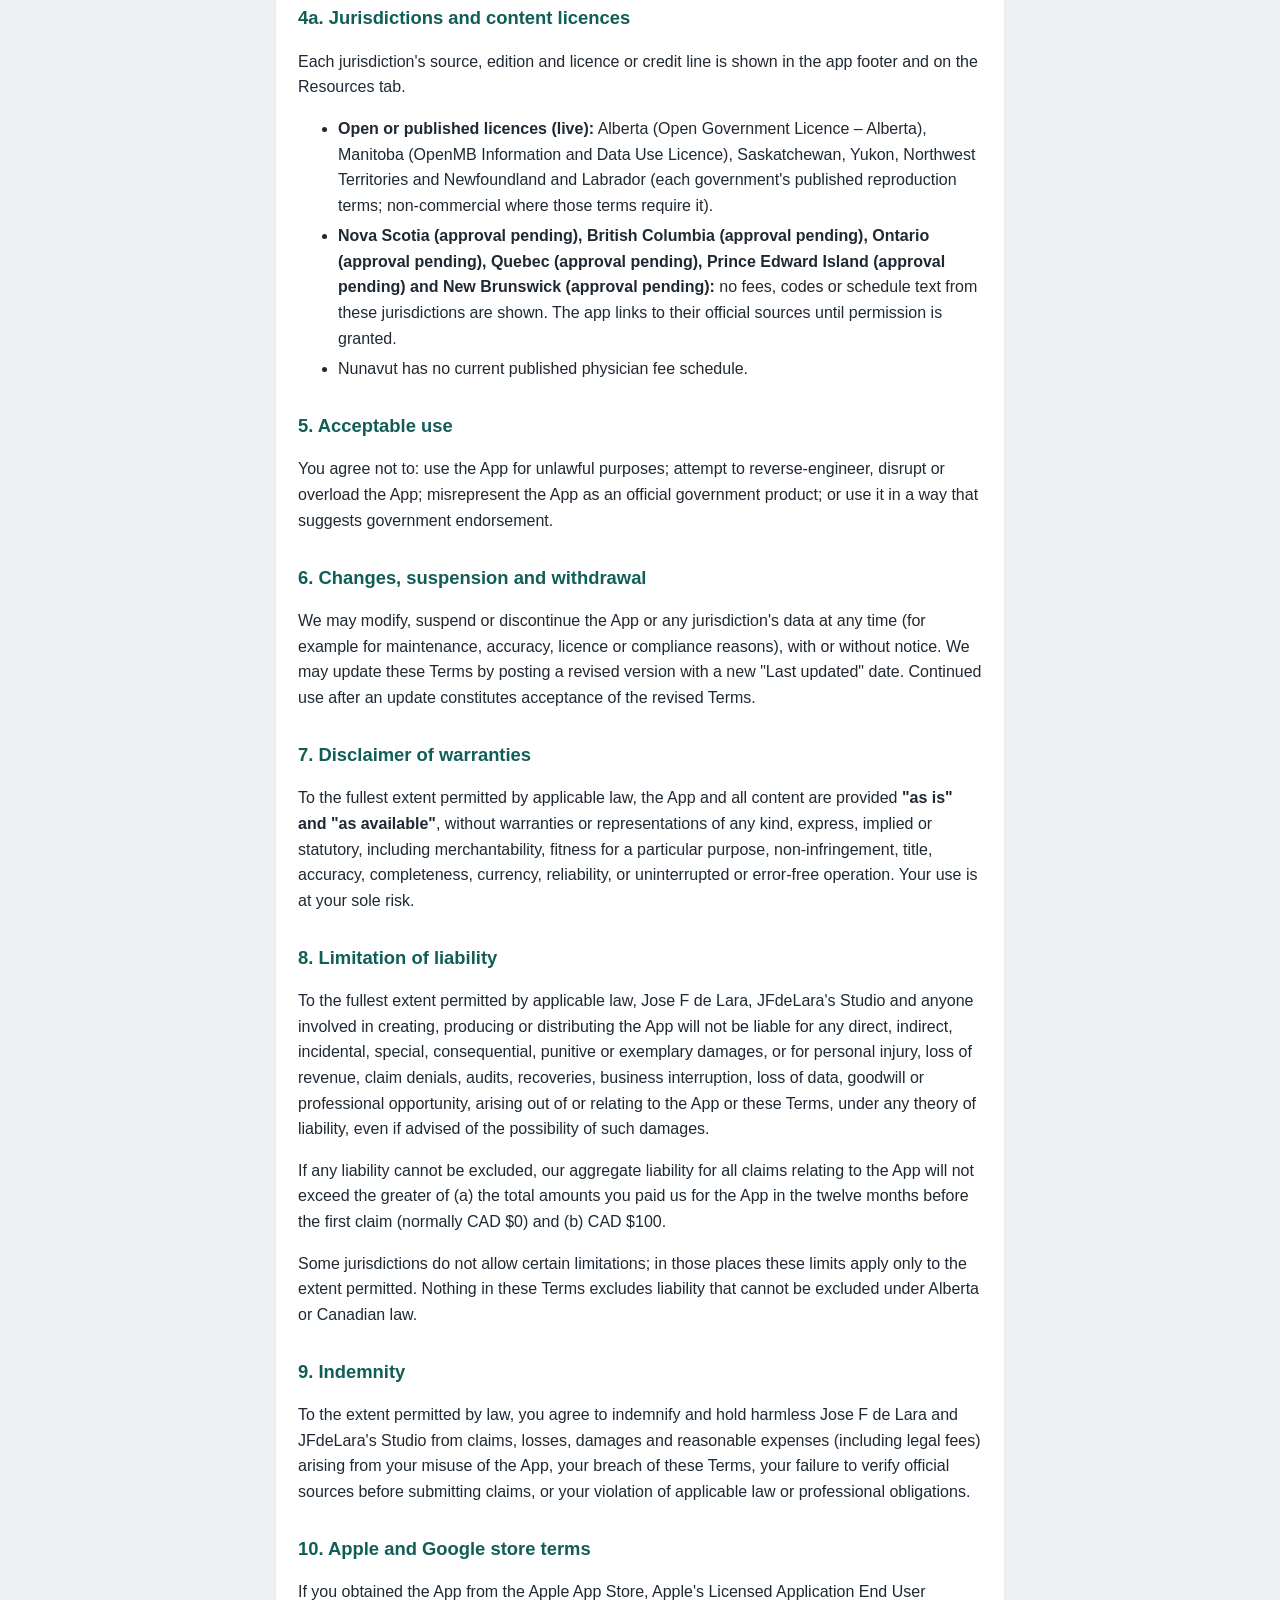
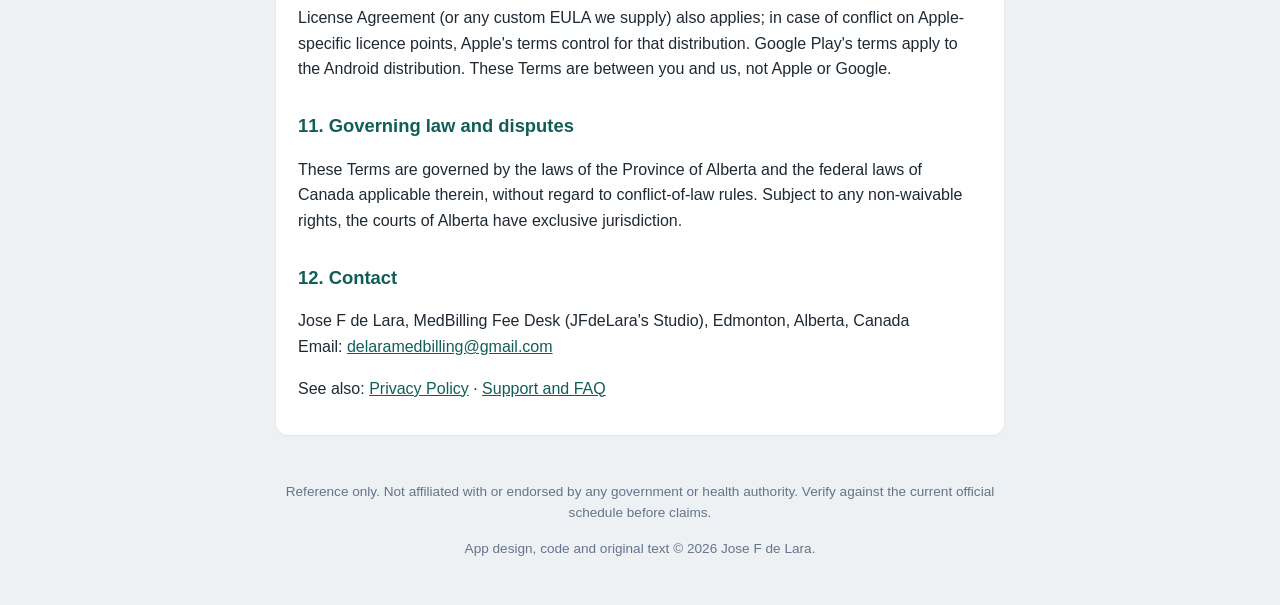
<file: terms.html>
<!doctype html>
<html lang="en">
<head>
<meta charset="utf-8">
<meta name="viewport" content="width=device-width, initial-scale=1, viewport-fit=cover">
<meta http-equiv="Content-Security-Policy" content="default-src 'none'; style-src 'unsafe-inline'; img-src 'self'; base-uri 'none'; form-action 'none'">
<meta name="referrer" content="no-referrer">
<title>Terms of Use · MedBilling Fee Desk</title>
<meta name="description" content="Terms of use for MedBilling Fee Desk: reference-only billing tool, as-is disclaimer, limitation of liability, Alberta governing law.">
<meta name="theme-color" content="#0f766e">
<link rel="icon" href="icons/icon-192.png" sizes="192x192">
<style>
:root{--teal:#0f766e;--teal-d:#115e59;--ink:#1f2933;--muted:#64748b;--bg:#eef1f4;--warn:#92400e;--warnbg:#fffbeb}
*{box-sizing:border-box}
body{margin:0;font:16px/1.6 -apple-system,BlinkMacSystemFont,"Segoe UI",Roboto,Helvetica,Arial,sans-serif;background:var(--bg);color:var(--ink)}
[id]{scroll-margin-top:76px}
header{background:var(--teal);color:#fff;padding:calc(14px + env(safe-area-inset-top)) calc(16px + env(safe-area-inset-right)) 14px calc(16px + env(safe-area-inset-left));position:sticky;top:0;z-index:5}
header a{color:#fff;text-decoration:none;font-weight:700;display:inline-flex;align-items:center;gap:8px}
header img{border-radius:8px;background:#fff}
main{max-width:760px;margin:0 auto;padding:8px 16px 32px}
article{background:#fff;border-radius:12px;padding:8px 22px 18px;margin-top:14px;box-shadow:0 1px 2px rgba(15,23,42,.06)}
h1{color:var(--teal-d);font-size:1.6rem;line-height:1.25;margin:16px 0 4px}
h2{color:var(--teal-d);font-size:1.15rem;margin:1.6em 0 .4em}
h3{font-size:1.02rem;margin:1.2em 0 .35em;color:var(--ink)}
a{color:var(--teal-d)}
.meta{color:var(--muted);font-size:.92rem;margin:0 0 8px}
.box{background:#ecfdf5;border-left:4px solid var(--teal);padding:10px 14px;border-radius:8px}
.warnbox{background:var(--warnbg);border-left:4px solid #d97706;padding:10px 14px;border-radius:8px;color:var(--warn)}
li{margin:.3em 0}
nav.toc{background:#f8fafc;border:1px solid #e2e8f0;border-radius:8px;padding:10px 14px;margin:12px 0}
nav.toc ol{margin:6px 0;padding-left:1.3em}
footer{max-width:760px;margin:0 auto;padding:0 16px 32px;color:var(--muted);font-size:.85rem;text-align:center}
details{border-top:1px solid #e2e8f0;padding:8px 0}
summary{cursor:pointer;font-weight:600;color:var(--ink)}
details p{margin:.5em 0 .3em}
</style>
</head>
<body>
<header><a href="./"><img src="icons/icon-192.png" alt="" width="28" height="28">MedBilling Fee Desk</a></header>

<main>
<article>
<h1>Terms of Use</h1>
<p class="meta">MedBilling Fee Desk · Effective date: October 6, 2026 · Last updated: October 6, 2026</p>
<p>These Terms of Use ("Terms") govern your access to and use of MedBilling Fee Desk on iPhone, iPad, Android and the web at <a href="https://tp8p7c4vwr-del.github.io/delara-medbilling/">tp8p7c4vwr-del.github.io/delara-medbilling</a> (together, the "App"), provided by Jose F de Lara / JFdeLara's Studio, Edmonton, Alberta, Canada ("we", "us").</p>
<p>By downloading, accessing or using the App, you agree to these Terms and to the <a href="privacy.html">Privacy Policy</a>. If you do not agree, do not use the App.</p>

<h2>1. Who we are and what the App is</h2>
<p>MedBilling Fee Desk is a free, offline-capable <strong>reference tool</strong> for physicians and authorized billing staff to look up physician fee codes, fees, modifiers, governing rules and diagnostic codes for selected Canadian provinces and territories. It is part of JFdeLara's Studio.</p>
<ul>
<li>It is <strong>not</strong> a claim-submission or adjudication system.</li>
<li>It is <strong>not</strong> an official version of any government fee schedule.</li>
<li>It is <strong>not affiliated with, endorsed by, or a service of</strong> Alberta Health, Alberta Health Services, any other government, ministry, health authority, medical association or insurer.</li>
<li>It is <strong>not</strong> a medical device and is not intended to diagnose, treat, cure or prevent any disease.</li>
</ul>

<h2>2. No medical, legal or billing advice</h2>
<p>The App provides informational reference material only. It does not constitute medical advice, clinical decision support, legal advice, accounting, tax, insurance or professional billing advice. Suggested diagnostic codes, fee-skill scopes and any content you open through Ask SI/AI are aids only. Final clinical and billing decisions remain yours alone.</p>

<h2>3. Your responsibility; verify official sources</h2>
<p>You agree that:</p>
<ul>
<li>You will verify every code, fee, modifier, diagnostic code and rule against the current official schedule and your documentation before submitting a claim.</li>
<li>You remain solely responsible for coding, billing, documentation, claim outcomes, audits and professional obligations.</li>
<li>We do not guarantee claim acceptance, reimbursement amounts, audit outcomes, coding completeness, accuracy, currency or uninterrupted availability.</li>
<li>You will not enter patient identifiers (names, PHN, full date of birth, chart or claim numbers, or similar) into the App, feedback forms or emails to us.</li>
</ul>

<h2>4. Intellectual property and third-party content</h2>
<ul>
<li>App design, code and original text are © 2026 Jose F de Lara. You may use the App for your own professional reference. You may not scrape, bulk-copy or republish the App's software or original materials without permission.</li>
<li>Fee schedules, codes, descriptions and rules belong to the governments (and, where applicable, other rights holders) that publish them. They are reproduced under those publishers' terms (shown in the App footer and Resources). They are not covered by our copyright notice.</li>
<li>Diagnostic code lists from CMS/NCHS ICD-9-CM (where used) are U.S. public-domain material; use does not imply endorsement by CMS, CDC, HHS or the U.S. Government.</li>
<li>Outside links (official PDFs, reference sites, SI/AI sites) are provided for convenience. Their operators' terms and privacy policies apply. We are not responsible for third-party content or services.</li>
</ul>

<h2 id="jurisdictions">4a. Jurisdictions and content licences</h2>
<p>Each jurisdiction's source, edition and licence or credit line is shown in the app footer and on the Resources tab.</p>
<ul>
<li><strong>Open or published licences (live):</strong> Alberta (Open Government Licence – Alberta), Manitoba (OpenMB Information and Data Use Licence), Saskatchewan, Yukon, Northwest Territories and Newfoundland and Labrador (each government's published reproduction terms; non-commercial where those terms require it).</li>
<li><strong>Nova Scotia (approval pending), British Columbia (approval pending), Ontario (approval pending), Quebec (approval pending), Prince Edward Island (approval pending) and New Brunswick (approval pending):</strong> no fees, codes or schedule text from these jurisdictions are shown. The app links to their official sources until permission is granted.</li>
<li>Nunavut has no current published physician fee schedule.</li>
</ul>

<h2>5. Acceptable use</h2>
<p>You agree not to: use the App for unlawful purposes; attempt to reverse-engineer, disrupt or overload the App; misrepresent the App as an official government product; or use it in a way that suggests government endorsement.</p>

<h2>6. Changes, suspension and withdrawal</h2>
<p>We may modify, suspend or discontinue the App or any jurisdiction's data at any time (for example for maintenance, accuracy, licence or compliance reasons), with or without notice. We may update these Terms by posting a revised version with a new "Last updated" date. Continued use after an update constitutes acceptance of the revised Terms.</p>

<h2>7. Disclaimer of warranties</h2>
<p>To the fullest extent permitted by applicable law, the App and all content are provided <strong>"as is" and "as available"</strong>, without warranties or representations of any kind, express, implied or statutory, including merchantability, fitness for a particular purpose, non-infringement, title, accuracy, completeness, currency, reliability, or uninterrupted or error-free operation. Your use is at your sole risk.</p>

<h2>8. Limitation of liability</h2>
<p>To the fullest extent permitted by applicable law, Jose F de Lara, JFdeLara's Studio and anyone involved in creating, producing or distributing the App will not be liable for any direct, indirect, incidental, special, consequential, punitive or exemplary damages, or for personal injury, loss of revenue, claim denials, audits, recoveries, business interruption, loss of data, goodwill or professional opportunity, arising out of or relating to the App or these Terms, under any theory of liability, even if advised of the possibility of such damages.</p>
<p>If any liability cannot be excluded, our aggregate liability for all claims relating to the App will not exceed the greater of (a) the total amounts you paid us for the App in the twelve months before the first claim (normally CAD $0) and (b) CAD $100.</p>
<p>Some jurisdictions do not allow certain limitations; in those places these limits apply only to the extent permitted. Nothing in these Terms excludes liability that cannot be excluded under Alberta or Canadian law.</p>

<h2>9. Indemnity</h2>
<p>To the extent permitted by law, you agree to indemnify and hold harmless Jose F de Lara and JFdeLara's Studio from claims, losses, damages and reasonable expenses (including legal fees) arising from your misuse of the App, your breach of these Terms, your failure to verify official sources before submitting claims, or your violation of applicable law or professional obligations.</p>

<h2>10. Apple and Google store terms</h2>
<p>If you obtained the App from the Apple App Store, Apple's Licensed Application End User License Agreement (or any custom EULA we supply) also applies; in case of conflict on Apple-specific licence points, Apple's terms control for that distribution. Google Play's terms apply to the Android distribution. These Terms are between you and us, not Apple or Google.</p>

<h2>11. Governing law and disputes</h2>
<p>These Terms are governed by the laws of the Province of Alberta and the federal laws of Canada applicable therein, without regard to conflict-of-law rules. Subject to any non-waivable rights, the courts of Alberta have exclusive jurisdiction.</p>

<h2>12. Contact</h2>
<p>Jose F de Lara, MedBilling Fee Desk (JFdeLara's Studio), Edmonton, Alberta, Canada<br>
Email: <a href="mailto:delaramedbilling@gmail.com">delaramedbilling@gmail.com</a></p>
<p>See also: <a href="privacy.html">Privacy Policy</a> · <a href="support.html">Support and FAQ</a></p>
</article>
</main>
<footer>
<p>Reference only. Not affiliated with or endorsed by any government or health authority. Verify against the current official schedule before claims.</p>
<p>App design, code and original text © 2026 Jose F de Lara.</p>
</footer>
</body>
</html>
</file>
<file: css/app.css>
:root{--teal:#0f766e;--teal-d:#115e59;--teal-l:#ccfbf1;--bg:#eef1f4;--card:#fff;--ink:#1f2933;--muted:#64748b;--line:#d9dee5;--fee:#ea580c;--warn:#b45309;--danger:#b91c1c;--r:12px}
*{box-sizing:border-box}
html{-webkit-text-size-adjust:100%}
body{margin:0;font:16px/1.45 -apple-system,BlinkMacSystemFont,"Segoe UI",Roboto,Helvetica,Arial,sans-serif;background:var(--bg);color:var(--ink);padding-bottom:env(safe-area-inset-bottom)}
button,input,select,textarea{font:inherit}
a{color:var(--teal-d)}
.top{position:sticky;top:0;z-index:20;background:var(--teal);color:#fff;display:flex;align-items:center;justify-content:space-between;gap:10px;padding:calc(8px + env(safe-area-inset-top)) 12px 8px}
.brand{display:flex;align-items:center;gap:8px;min-width:0}
.brand img{border-radius:8px;background:#fff}
.title{font-weight:700;font-size:1.05rem;white-space:nowrap}
.skill{display:flex;align-items:center;gap:6px;font-size:.8rem}
.skill span{opacity:.85}
.skill select{max-width:48vw;padding:6px 8px;border-radius:8px;border:0;background:#fff;color:var(--ink);font-size:.9rem}
.tabs{position:sticky;top:calc(48px + env(safe-area-inset-top));z-index:19;display:flex;gap:4px;overflow-x:auto;background:var(--teal-d);padding:6px 8px;scrollbar-width:none}
.tabs::-webkit-scrollbar{display:none}
.tabs button{flex:0 0 auto;border:0;background:transparent;color:#d1fae5;padding:6px 10px;border-radius:999px;font-size:.9rem}
.tabs button.on{background:#fff;color:var(--teal-d);font-weight:600}
main{max-width:1200px;margin:0 auto;padding:12px}
.tab{display:none}.tab.on{display:block}
.searchbar{display:flex;gap:8px;align-items:center;flex-wrap:wrap}
.inputwrap{position:relative;flex:1 1 220px}
.inputwrap input{width:100%;padding:12px 40px 12px 12px;border:1px solid var(--line);border-radius:var(--r);background:#fff;font-size:16px}
.inputwrap input:focus{outline:2px solid var(--teal);border-color:transparent}
.clear{position:absolute;right:6px;top:50%;transform:translateY(-50%);border:0;background:#e2e8f0;color:#334155;width:28px;height:28px;border-radius:50%;font-size:18px;line-height:1}
input[type=search]::-webkit-search-cancel-button{-webkit-appearance:none}
.primary{background:var(--teal);color:#fff;border:0;border-radius:var(--r);padding:11px 16px;font-weight:600}
.ghost{background:#fff;color:var(--teal-d);border:1px solid var(--teal);border-radius:var(--r);padding:10px 14px}
.small{font-size:.85rem}.muted{color:var(--muted)}.pad{padding:12px}
.opts{display:flex;flex-wrap:wrap;gap:12px;align-items:center;margin:8px 2px;font-size:.88rem}
.split{display:grid;grid-template-columns:1fr;gap:12px}
@media(min-width:900px){.split{grid-template-columns:minmax(320px,420px) 1fr}.detail{position:sticky;top:110px;max-height:calc(100vh - 130px);overflow:auto}}
.card,.detail,.list>.hit{background:var(--card);border-radius:var(--r);box-shadow:0 1px 2px rgba(15,23,42,.06)}
.list{display:flex;flex-direction:column;gap:8px}
.hit{padding:10px 12px;border:1px solid transparent;cursor:pointer;text-align:left;width:100%;color:inherit;font:inherit}
.hit.sel{border-color:var(--teal)}
.hit .row1{display:flex;justify-content:space-between;gap:8px;align-items:baseline}
.code{font-family:ui-monospace,SFMono-Regular,Menlo,monospace;font-weight:700;color:var(--teal-d)}
.fee{color:var(--fee);font-weight:700;white-space:nowrap}
.score{font-size:.75rem;color:var(--muted)}
.badge{display:inline-block;font-size:.72rem;padding:1px 7px;border-radius:999px;background:var(--teal-l);color:var(--teal-d);margin-right:4px}
.badge.b{background:#fff7ed;color:#9a3412}
.badge.s{background:#f1f5f9;color:#475569;text-decoration:line-through}
.detail{padding:14px}
.detail h2{margin:.1em 0 .2em;font-size:1.25rem}
.detail h3{font-size:1rem;margin:1.1em 0 .4em;color:var(--teal-d)}
.feeblock{display:flex;flex-wrap:wrap;gap:14px;margin:8px 0}
.feeblock div{background:#f8fafc;border-radius:10px;padding:8px 12px}
.feeblock .big{font-size:1.5rem}
table{border-collapse:collapse;width:100%;font-size:.88rem}
th,td{text-align:left;padding:6px 8px;border-bottom:1px solid var(--line);vertical-align:top}
th{background:#f8fafc;font-weight:600}
tr.hl td{background:#fff7ed}
.tablewrap{overflow-x:auto;background:#fff;border-radius:var(--r);margin-top:10px}
.mobileskill{display:flex;align-items:center;gap:8px;margin:6px 0;font-size:.9rem}
@media(min-width:900px){.mobileskill{display:none}}
.mobileskill select{padding:6px;border-radius:8px;border:1px solid var(--line)}
.links a{display:block;margin:4px 0}
.icdrow{display:flex;justify-content:space-between;align-items:center;gap:8px;padding:8px 0;border-bottom:1px solid var(--line)}
.icdrow .btns{display:flex;gap:6px;flex-shrink:0}
.icdrow button{font-size:.8rem;padding:5px 9px;border-radius:8px}
.rule{background:#fff;border-radius:var(--r);padding:10px 12px;margin:8px 0;white-space:pre-wrap}
.rule:target{outline:2px solid var(--fee)}
.rule .code{margin-right:6px}
.foot{max-width:1200px;margin:24px auto 0;padding:12px 12px 0;font-size:.9rem}
.dataline{font-weight:600}
.disclaimer{color:var(--warn)}
.warn{color:var(--warn)}
.feedback{background:#fff;border-radius:var(--r);padding:10px 12px;margin:10px 0}
.feedback summary{cursor:pointer;font-weight:600;color:var(--teal-d)}
.feedback label{display:block;margin:8px 0;font-size:.88rem}
.feedback input,.feedback textarea{width:100%;padding:10px;border:1px solid var(--line);border-radius:10px;margin-top:4px;font-size:16px}
.hp{position:absolute;left:-9999px;opacity:0;height:0;width:0}
.copyright{margin:14px -12px 0;padding:12px;background:var(--teal-d);color:#e2f3f1;font-size:.78rem;text-align:center}
dialog{border:0;border-radius:16px;padding:0;max-width:min(520px,94vw);width:100%}
dialog::backdrop{background:rgba(15,23,42,.45)}
.dlg{padding:16px}
.dlg h3{margin:0 0 6px}
.prompt{white-space:pre-wrap;background:#f1f5f9;border-radius:10px;padding:8px;font-size:.82rem;max-height:30vh;overflow:auto}
.ailist{display:grid;grid-template-columns:1fr 1fr;gap:8px;margin:10px 0}
.ailist button{padding:10px;border-radius:10px;border:1px solid var(--line);background:#fff;text-align:left}
.ailist button.last{border-color:var(--teal);background:var(--teal-l)}
.row{display:flex;gap:8px;flex-wrap:wrap}.row.end{justify-content:flex-end}
.confirm{background:#fff7ed;border-radius:10px;padding:10px;margin:8px 0}
.toast{position:fixed;left:50%;bottom:calc(20px + env(safe-area-inset-bottom));transform:translateX(-50%);background:#0f172a;color:#fff;padding:10px 14px;border-radius:10px;z-index:50;font-size:.9rem}
.region{background:#fff;border-radius:var(--r);padding:10px 14px;margin:10px 0}
.region h3{margin:.2em 0;color:var(--teal-d)}
.region h4{margin:.8em 0 .2em;font-size:.85rem;text-transform:uppercase;letter-spacing:.04em;color:var(--muted)}
.region ul{margin:0;padding-left:18px}
.region li{margin:3px 0}
.condhead{background:#fff;border-radius:var(--r);padding:12px 14px}
.condhead h2{margin:0;font-size:1.15rem}
.bul{background:#fff;border-radius:var(--r);padding:10px 12px;margin:8px 0}
.bul.sup{opacity:.65}
.notes h3{color:var(--teal-d)}
.notes .card{padding:12px 14px;margin:10px 0}
mark{background:#fef3c7;padding:0 1px}
.codebig{font-size:1.2rem}.mt8{margin-top:8px}
.split>*{min-width:0}
.detail,.hit,.rule{overflow-wrap:anywhere}
body{overflow-x:hidden}
@media(max-width:899px){.detail{scroll-margin-top:100px}}
.mobileskill select{flex:1;min-width:0;max-width:100%}
.mobileskill label,.mobileskill>span{white-space:nowrap;overflow-wrap:normal;flex:none}.mobileskill select{width:100%;box-sizing:border-box}
@media(max-width:520px){.skill span{position:absolute;width:1px;height:1px;overflow:hidden;clip:rect(0 0 0 0)}.skill select{max-width:44vw}.brand{font-size:.95rem}}
.why{color:var(--teal-d)}
.brand{color:inherit;text-decoration:none;cursor:pointer;border-radius:10px;padding:2px 4px;margin:-2px -4px}.brand:focus-visible{outline:3px solid #fff;outline-offset:2px}
.brand{touch-action:manipulation;-webkit-tap-highlight-color:rgba(255,255,255,.2);position:relative;z-index:1}
.topsrc{background:var(--card);border-radius:var(--r);padding:12px 14px;margin:10px 0}
.topgrid{display:grid;grid-template-columns:1fr;gap:4px 24px}@media(min-width:760px){.topgrid{grid-template-columns:1fr 1fr}}
.topsrc ol{margin:.3em 0 .6em;padding-left:1.6em}.topsrc li{margin:.25em 0}.topsrc h4{margin:.6em 0 .2em}
.badge.sub{display:inline-block;font-size:.7rem;padding:0 6px;border-radius:8px;background:#fde7d2;color:#9a3412;margin-left:4px}
/* ---------------- Phone / tablet mode ---------------- */
.layoutlink{background:transparent;border:1px solid rgba(255,255,255,.55);color:#fff;border-radius:999px;padding:4px 10px;font-size:.8rem;cursor:pointer;white-space:nowrap}
.layoutlink:focus-visible{outline:3px solid #fff;outline-offset:2px}
.phonenav{display:none}
html.phone .tabs,html.phone .top .skill,html.phone #askGeneral,html.phone .opts label,html.phone .mobileskill{display:none!important}
html.phone .top{padding-top:calc(10px + env(safe-area-inset-top));padding-bottom:10px}
html.phone .phonenav{display:flex;align-items:center;justify-content:space-between;gap:8px;max-width:1200px;margin:0 auto;padding:10px 12px 0}
.chip{position:relative;display:inline-flex;align-items:center;gap:6px;border:1px solid var(--line);background:#fff;color:var(--ink);border-radius:999px;padding:6px 12px;font-size:.9rem;cursor:pointer;min-height:36px}
.skillchip select{position:absolute;inset:0;opacity:0;width:100%;height:100%;cursor:pointer;font-size:16px}
.morewrap{position:relative}
.menu{position:absolute;right:0;top:calc(100% + 6px);z-index:30;background:#fff;border-radius:12px;box-shadow:0 8px 24px rgba(15,23,42,.18);padding:6px;min-width:190px;display:flex;flex-direction:column}
.menu[hidden]{display:none}
.menu button{background:none;border:0;text-align:left;padding:11px 12px;border-radius:8px;font-size:1rem;color:var(--ink);cursor:pointer}
.menu button.on{background:#e6f3f2;color:var(--teal-d);font-weight:600}
html.phone .searchbar{gap:8px}
html.phone #q{font-size:17px;padding:14px 44px 14px 14px;border-radius:14px}
html.phone .searchbar .primary{display:none}
html.phone .opts{min-height:0;margin:4px 2px}
html.phone .hit .score{display:none}
html.phone .hit{padding:12px 14px}
html.phone .hit .hdesc{display:-webkit-box;-webkit-line-clamp:2;-webkit-box-orient:vertical;overflow:hidden;color:var(--ink)}
html.phone .split.showing #results{display:none}
html.phone .detail{position:static;max-height:none;overflow:visible}
.pcard .back{margin-bottom:8px}
.pfee{background:#f6f8fa;border-radius:12px;padding:12px 14px;margin:10px 0}
.pbtns{display:grid;grid-template-columns:1fr 1fr;gap:8px;margin:8px 0}
.pbtns #pMore{grid-column:1 / -1}
.pbtns button{min-height:44px}
.pcard details{margin:8px 0;border-top:1px solid var(--line);padding-top:6px}
.pcard summary{cursor:pointer;font-weight:600;color:var(--teal-d);padding:6px 0}
.pcard #pDocs{display:flex;flex-direction:column;gap:6px;margin:6px 0 10px}
.pcard #pDocs[hidden]{display:none}
html.phone .picklist .icdrow{cursor:pointer;border-radius:10px;padding:8px}
html.phone .picklist .icdrow.picked{background:#e6f3f2;outline:2px solid var(--teal)}
html.phone .picklist [data-medres]{display:none}
html.phone .foot .dataline,html.phone .foot .disclaimer,html.phone .foot>p.small{display:none}
html.phone .foot{text-align:center}
html.phone .feedback summary{color:var(--teal-d);text-decoration:underline;cursor:pointer;list-style:none}
@media(min-width:700px){html.phone main{max-width:760px}}
.pfee .fee.big{font-size:2rem;font-weight:700;line-height:1.1}html.phone .picklist .why,html.phone .picklist .icdrow .small.muted{display:none}

.star{display:inline-flex;align-items:center;justify-content:center;min-width:30px;min-height:30px;padding:0 2px;font-size:1.2rem;line-height:1;color:#94a3b8;cursor:pointer;border-radius:8px;user-select:none;-webkit-user-select:none;touch-action:manipulation;-webkit-tap-highlight-color:transparent;vertical-align:middle}
.star.on{color:#d97706}@media (hover:hover){.star:hover{background:rgba(15,118,110,.08)}}.star:focus-visible{outline:2px solid var(--teal);outline-offset:1px}
.codebig+.star{font-size:1.5rem;min-width:40px;min-height:40px}
.hit .lft{display:inline-flex;align-items:center;gap:2px}
.quick{display:flex;gap:8px;flex-wrap:wrap;margin:2px 2px 10px}
.savedh{display:flex;justify-content:space-between;align-items:center;margin:8px 4px 0}.savedh h3{margin:0;font-size:1rem}
.linkbtn{background:none;border:0;color:var(--teal);text-decoration:underline;cursor:pointer;font:inherit;font-size:.88rem;padding:6px}
td.nowrap{white-space:nowrap}
#moreMenu button[data-saved]{font-weight:600}
.savedtools{display:flex;flex-direction:column;gap:8px;margin:12px 4px 0}.savednote{margin:4px 0 0;padding:2px 12px;font-size:.6875rem;line-height:1.35;color:var(--muted,#6b7280)}.savedfoot{margin:2px 0 0;padding:2px 12px;line-height:1.35}.foot{margin-top:6px;padding-top:4px}.foot .dataline{margin:2px 0;line-height:1.35}.saverow{display:flex;align-items:center;gap:10px}.savedhelp{margin:0;line-height:1.45;color:var(--ink);max-width:62ch}.savedtools .ghost{position:relative;flex:0 0 auto;font-size:.75rem;line-height:1.2;padding:3px 8px;border-radius:6px;min-height:0;min-width:52px;text-align:center}.savedtools .ghost::after{content:"";position:absolute;left:50%;top:50%;width:max(100%,44px);height:max(100%,32px);transform:translate(-50%,-50%)}@media (max-width:420px){.saverow{flex-direction:column;align-items:flex-start;gap:4px}.saverow+.saverow{margin-top:6px}}

/* provinces and territories */
.jur{display:flex;align-items:center;gap:6px;font-size:.8rem;margin-left:auto}
.jur span{opacity:.85}
.jur select{max-width:40vw;padding:6px 8px;border-radius:8px;border:0;background:#fff;color:var(--ink);font-size:.9rem;font-weight:600}
@media(max-width:520px){.jur span{position:absolute;width:1px;height:1px;overflow:hidden;clip:rect(0 0 0 0)}.jur select{max-width:46vw}}
html.phone .top .jur{display:none}
.jurchip{display:none}html.phone .jurchip{display:inline-flex;font-weight:600}
.jurchip select{position:absolute;inset:0;opacity:0;width:100%;height:100%;cursor:pointer;font-size:16px}
html.phone .phonenav .skillchip{flex:1 1 auto;min-width:0;overflow:hidden}html.phone .phonenav .skillchip b{overflow:hidden;text-overflow:ellipsis;white-space:nowrap}
html.jur-x .abonly,html.jur-soon .needdata,html.noskill .skill,html.noskill .skillchip,html.jur-x .opts label{display:none!important}
.jurbar{max-width:1200px;margin:8px auto 0;padding:8px 12px;background:var(--card);border-left:4px solid var(--teal);border-radius:8px;font-size:.9rem}
.jurbar .eff,.eff{font-weight:700;color:var(--teal)}
.badge.j{background:#e0f2f1;color:#0f5f58}
.hit.other{opacity:.92;border-style:dashed}
.card.soon h2{margin:.2em 0}
.srcnote{margin:8px 0;padding:8px 10px;border-top:1px solid rgba(0,0,0,.08)}
.srcnote p,.srccard p{margin:.25em 0}
.srcmini{margin-top:14px}
.rule.rh{margin-top:12px}
.morewrap{flex:0 0 auto}#moreBtn{white-space:nowrap}
.mods{font-family:ui-monospace,SFMono-Regular,Menlo,Consolas,monospace;font-size:.85em;color:var(--muted,#555);overflow-wrap:anywhere}
/* v23 condensed notes/footer block */
.savedtools{margin:6px 4px 0;gap:6px}.saverow .savedhelp{line-height:1.35}
.foot p{margin:3px 0;line-height:1.35}.foot .dataline{margin:2px 0}
.foot #srcnote{margin:4px 0;padding:4px 8px}.foot #srcnote p{margin:2px 0;line-height:1.35}
.foot .feedback{margin:4px 0}.foot .copyright{margin-top:6px;padding:8px 12px}
.savedempty{margin:2px 0 4px;padding:2px 12px;line-height:1.35;min-height:0}
/* v26 compact Favourites / Recent rows */
.hit.compact,#results .hit.compact{display:flex;align-items:center;gap:8px;padding:2px 4px 2px 10px;min-height:34px}
.hit.compact .ccode{flex:0 0 auto;font-weight:700}
.hit.compact .cdesc{flex:1 1 auto;min-width:0;white-space:nowrap;overflow:hidden;text-overflow:ellipsis;color:var(--ink)}
.hit.compact .fee,.hit.compact .badge,.hit.compact .muted{flex:0 0 auto;white-space:nowrap;font-size:.85rem}
.hit.compact .star{flex:0 0 auto;min-width:32px;min-height:32px;font-size:1.2rem}

/* v28 privacy/support links */
.foot .legal{margin:6px 0 2px;text-align:center;font-size:.8rem}

/* v31 About/legal links in the More menu and Resources */
.menu a.menulink{display:block;padding:9px 12px;border-radius:8px;font-size:.95rem;color:var(--teal-d,#0b5f59);text-decoration:none}
.menu a.menulink.first{border-top:1px solid #e5e7eb;margin-top:4px;padding-top:11px}
.aboutcard{margin-top:12px}.aboutcard .aboutlinks{margin:6px 0;font-weight:600}
.srcnote .notofficial,.srccard .notofficial{font-weight:600}
.hit.heldsaved{display:flex;align-items:center;gap:10px;cursor:default;color:var(--muted,#64748b);font-size:.85rem}.hit.heldsaved .cdesc{white-space:normal}.hit.heldsaved .linkbtn{margin-left:auto;flex:0 0 auto}
/* v33 pick mode for MedBilling Logs: slim bar at the bottom, tap a code to send it back */
.pickbar{position:fixed;left:0;right:0;bottom:0;z-index:60;display:flex;align-items:center;justify-content:center;flex-wrap:wrap;gap:2px 6px;background:#fef3c7;color:#713f12;border-top:1px solid #f59e0b;padding:6px 12px calc(6px + env(safe-area-inset-bottom));font-size:.9rem;line-height:1.3;box-shadow:0 -2px 8px rgba(15,23,42,.08)}
.pickbar .pbtxt{font-weight:600;text-align:center}
.pickbar .pbcancel{border:1px solid #b45309;background:#fff;color:#7c2d12;border-radius:999px;padding:0 14px;min-height:32px;font-weight:600;cursor:pointer}
html.picking body{padding-bottom:calc(64px + env(safe-area-inset-bottom))}
html.picking .toast{bottom:calc(64px + env(safe-area-inset-bottom))}
html.picking #results .hit:not(.other):not(.heldsaved):hover,html.picking .icdrow:hover{outline:2px solid #f59e0b;outline-offset:-2px}
html.picking .icdrow{cursor:pointer}
.pdet{display:inline-flex;align-items:center;margin-left:8px;padding:0 10px;min-height:28px;border:1px solid var(--teal);border-radius:999px;color:var(--teal-d);background:#fff;font-size:.8rem;font-weight:600;cursor:pointer;flex:0 0 auto}
.pickuse{margin:8px 0}
.icdrow .pickuse.sm{margin:0;padding:5px 12px;font-size:.8rem;border-radius:8px}
html.picking #detail .codebig{cursor:pointer;text-decoration:underline dotted 2px;text-underline-offset:4px}
.ahcipbull{padding:10px 14px;margin:0 0 12px}.ahcipbull h3{margin:2px 0 6px;font-size:1rem}
.bulllinks{list-style:none;margin:0;padding:0;display:grid;grid-template-columns:repeat(auto-fill,minmax(220px,1fr));gap:2px 16px}
.bulllinks a{display:flex;align-items:center;min-height:40px;font-weight:600}
/* v33 pick mode on a phone: the banner is two tidy lines with Cancel on the right; ICD-9 rows let their buttons wrap
   under the description instead of squeezing it (the extra "Use" button made rows too wide at 390px) */
@media (max-width:600px){
  .pickbar{flex-wrap:nowrap;justify-content:space-between;text-align:left;font-size:.85rem;gap:10px}
  .pickbar .pbtxt{text-align:left;flex:1 1 auto}
  .pickbar .pbsep{display:none}
  .pickbar .pbcancel{flex:0 0 auto;min-height:40px}
  html.picking .icdrow{flex-wrap:wrap;align-items:flex-start}
  html.picking .icdrow>div:first-child{flex:1 1 100%;min-width:0}
  html.picking .icdrow .btns{flex-wrap:wrap;flex-shrink:1}
}
/* v34 Favourites groups: collapsible folders (specialty, doctor, custom) + Ungrouped; sheets for choosing groups */
#results .hit[hidden],.fgopt[hidden]{display:none!important}
.fgnew{display:inline-flex;align-items:center;min-height:36px;padding:0 12px;border:1px solid var(--teal);border-radius:999px;background:#fff;color:var(--teal-d);font-size:.85rem;font-weight:600;cursor:pointer;touch-action:manipulation}
.fgnew:focus-visible,.fgtoggle:focus-visible,.fgmenu:focus-visible,.rowmenu:focus-visible,.fgitem:focus-visible,.fgsegb:focus-visible{outline:2px solid var(--teal);outline-offset:1px}
.favtools{display:flex;align-items:center;gap:8px;margin:6px 4px 2px;flex-wrap:wrap}
.favtools .fgq{flex:1 1 180px}
.fgq input{width:100%;padding:8px 12px;min-height:40px;border:1px solid var(--line);border-radius:10px;background:#fff;font-size:16px}
.fgq input:focus{outline:2px solid var(--teal);border-color:transparent}
.fgsort{display:inline-flex;align-items:center;gap:6px;font-size:.82rem;color:var(--muted)}
.fgsort select{min-height:40px;padding:4px 8px;border:1px solid var(--line);border-radius:10px;background:#fff;color:var(--ink);font-size:.88rem}
.fghint{margin:2px 6px 4px;line-height:1.35}
.favgroups{display:flex;flex-direction:column;gap:8px}
.favgrp{background:var(--card);border-radius:var(--r);box-shadow:0 1px 2px rgba(15,23,42,.06);overflow:hidden}
.favgrp.ungrouped{background:#fbfcfd}
.fgh{display:flex;align-items:stretch}
.fgtoggle{flex:1 1 auto;min-width:0;display:flex;align-items:center;gap:8px;min-height:44px;padding:4px 6px 4px 10px;border:0;background:transparent;color:var(--ink);text-align:left;cursor:pointer;font:inherit;touch-action:manipulation}
.fgchev{flex:0 0 14px;color:var(--muted);font-size:.85rem}
.fgic{flex:0 0 auto;display:inline-flex;color:var(--teal)}.fgic svg,.fgtype svg,.fgsegb svg{width:16px;height:16px;fill:currentColor}
.favgrp.ungrouped .fgic{color:var(--muted)}
.fgname{flex:0 1 auto;min-width:0;font-weight:700;white-space:nowrap;overflow:hidden;text-overflow:ellipsis}
.fgtype{flex:0 0 auto;display:inline-flex;align-items:center;gap:3px;font-size:.68rem;font-weight:600;padding:1px 7px 1px 5px;border-radius:999px;text-transform:uppercase;letter-spacing:.03em}
.fgtype svg{width:11px;height:11px}
.t-specialty.fgtype{background:var(--teal-l);color:var(--teal-d)}
.t-doctor.fgtype{background:#fff7ed;color:#9a3412}
.t-custom.fgtype{background:#f1f5f9;color:#475569}
.fgcount{margin-left:auto;flex:0 0 auto;min-width:26px;padding:1px 8px;border-radius:999px;background:#eef1f4;color:#334155;font-size:.8rem;font-weight:700;text-align:center}
.fgmenu{flex:0 0 44px;min-height:44px;border:0;border-left:1px solid #eef1f4;background:transparent;color:var(--teal-d);font-size:1.25rem;line-height:1;cursor:pointer;touch-action:manipulation}
@media (hover:hover){.fgtoggle:hover,.fgmenu:hover{background:rgba(15,118,110,.06)}}
.fgbody{border-top:1px solid #eef1f4}
.fgbody>.hit,#results .fgbody>.hit.compact{border:0;border-bottom:1px solid #f1f4f7;border-radius:0;background:transparent;box-shadow:none;min-height:40px}
.fgbody>.hit:last-child{border-bottom:0}
.fgbody>.hit.sel{background:#e6f3f2}
.fgempty{margin:0;padding:8px 12px;line-height:1.4}
.fgempty .linkbtn{padding:0;font-size:inherit}
.rowmenu{flex:0 0 auto;display:inline-flex;align-items:center;justify-content:center;min-width:32px;min-height:32px;border-radius:8px;color:var(--teal-d);font-size:1.15rem;line-height:1;cursor:pointer;user-select:none;-webkit-user-select:none;touch-action:manipulation;-webkit-tap-highlight-color:transparent}
@media (hover:hover){.rowmenu:hover{background:rgba(15,118,110,.08)}}
/* touch: 44px targets in groups and sheets */
html.phone .fgnew,html.phone .fgq input,html.phone .fgsort select{min-height:44px}
html.phone .fgbody>.hit,html.phone #results .fgbody>.hit.compact{min-height:44px}
html.phone .fgbody .star,html.phone .fgbody .rowmenu{min-width:44px;min-height:44px}
@media (pointer:coarse){.fgnew,.fgq input,.fgsort select{min-height:44px}.fgbody>.hit,#results .fgbody>.hit.compact{min-height:44px}.fgbody .star,.fgbody .rowmenu{min-width:44px;min-height:44px}}
/* sheets */
.fgback{position:fixed;inset:0;z-index:70;background:rgba(15,23,42,.45);display:flex;align-items:center;justify-content:center;padding:16px}
.fgsheet{background:#fff;border-radius:16px;width:min(460px,100%);max-height:min(82vh,720px);display:flex;flex-direction:column;box-shadow:0 12px 40px rgba(15,23,42,.25)}
.fgsh{display:flex;align-items:center;gap:8px;padding:10px 6px 6px 16px;border-bottom:1px solid #eef1f4}
.fgsh h3{flex:1 1 auto;min-width:0;margin:0;font-size:1.05rem;color:var(--teal-d);overflow-wrap:anywhere}
.fgx{flex:0 0 44px;width:44px;height:44px;border:0;background:transparent;color:var(--muted);font-size:1.6rem;line-height:1;border-radius:10px;cursor:pointer}
.fgsb{padding:10px 16px 14px;overflow:auto;-webkit-overflow-scrolling:touch}
.fgsb p{margin:4px 0 8px}
.fgcode{display:flex;flex-wrap:wrap;align-items:baseline;gap:4px 8px;line-height:1.35}.fgcode .muted{font-size:.88rem}
.fgnote{line-height:1.35}
.fgopts{display:flex;flex-direction:column;border:1px solid var(--line);border-radius:12px;overflow:hidden}
.fgopt{display:flex;align-items:center;gap:10px;min-height:44px;padding:6px 12px;border-bottom:1px solid #eef1f4;cursor:pointer}
.fgopt:last-child{border-bottom:0}
.fgopt input{flex:0 0 auto;width:20px;height:20px;margin:0;accent-color:var(--teal)}
.fgopt .fgname{flex:1 1 auto;font-weight:600}
.fgopt.fgpick .fgpl{flex:1 1 auto;min-width:0;line-height:1.3;font-size:.9rem}
.fgpicks{max-height:46vh;overflow:auto}
.fgsb .fgq{margin:0 0 8px}
.fgsub{font-weight:600;font-size:.9rem;margin:12px 0 6px!important}
.fgmove{display:flex;flex-wrap:wrap;gap:6px}.fgmove .chip{min-height:44px}
.fgacts{display:flex;flex-wrap:wrap;justify-content:flex-end;gap:8px;margin-top:14px}
.fgacts button{min-height:44px}
.ghost.danger,.fgitem.danger{color:var(--danger);border-color:#fca5a5}
.fglist{display:flex;flex-direction:column;border:1px solid var(--line);border-radius:12px;overflow:hidden}
.fgitem{display:flex;flex-direction:column;align-items:flex-start;gap:2px;min-height:44px;padding:10px 14px;border:0;border-bottom:1px solid #eef1f4;background:#fff;color:var(--ink);text-align:left;font:inherit;cursor:pointer}
.fgitem:last-child{border-bottom:0}.fgitem:disabled{color:#a0aab6;cursor:default}
@media (hover:hover){.fgitem:not(:disabled):hover,.fgopt:hover{background:#f6faf9}}
.fgseg{display:grid;grid-template-columns:repeat(3,1fr);gap:6px;margin:2px 0 10px}
.fgsegb{display:flex;align-items:center;justify-content:center;gap:6px;min-height:44px;padding:6px;border:1px solid var(--line);border-radius:10px;background:#fff;color:var(--ink);font-weight:600;cursor:pointer}
.fgsegb[aria-checked="true"]{border-color:var(--teal);background:#e6f3f2;color:var(--teal-d);box-shadow:inset 0 0 0 1px var(--teal)}
.fglab{display:block;font-weight:600;font-size:.9rem;margin:4px 0}
.fginput{width:100%;min-height:44px;padding:10px 12px;border:1px solid var(--line);border-radius:10px;font-size:16px}
.fginput:focus{outline:2px solid var(--teal);border-color:transparent}
.fghelp{margin:6px 0!important}
.fgspecs{display:flex;flex-wrap:wrap;gap:6px;max-height:190px;overflow:auto;padding:2px 0}
.fgspecs[hidden]{display:none}
.fgspecs .chip{min-height:40px;font-size:.85rem}
.fgerr{color:var(--danger);font-weight:600;margin:8px 0 0!important}
html.sheet-open{overflow:hidden}
@media (max-width:600px){
  .fgback{align-items:flex-end;padding:0}
  .fgsheet{width:100%;border-radius:16px 16px 0 0;max-height:88vh;padding-bottom:env(safe-area-inset-bottom)}
}
@media (max-width:480px){.fgsort>span{position:absolute;width:1px;height:1px;overflow:hidden;clip:rect(0 0 0 0)}.favtools .fgq{flex:1 1 150px}}
.fgtoggle,.fgmenu,.rowmenu,.fgnew,.fgitem,.fgopt,.fgsegb{-webkit-tap-highlight-color:rgba(15,118,110,.12)}
/* v35 linked favourites: fee code ↔ ICD-9 chips beside a favourite, link picker, snack bar */
#results{container-type:inline-size}
/* default (narrow list column on desktop, phones): the linked codes sit on a second line under the code, two chips per line */
.hit.compact.haslinks{flex-wrap:wrap;row-gap:2px}
.hit.compact.haslinks .cdesc{flex:1 1 0}
.hit.compact .lnks{order:9;flex:1 0 100%;min-width:0;display:flex;flex-wrap:wrap;align-items:center;gap:4px 6px;padding:0 0 4px}
.lnkic{flex:0 0 auto;color:var(--muted);font-size:.8rem}
.lchip{position:relative;flex:0 1 auto;min-width:0;display:inline-flex;align-items:center;gap:4px;max-width:calc(50% - 38px);min-height:26px;padding:1px 8px;border:1px solid #99d6cf;border-radius:999px;background:#effaf8;color:var(--ink);font-size:.78rem;line-height:1.2;white-space:nowrap;cursor:pointer;user-select:none;-webkit-user-select:none;touch-action:manipulation;-webkit-tap-highlight-color:rgba(15,118,110,.12)}
/* wide list (single-column desktop/tablet): side by side on the same line as the code */
@container (min-width:640px){
  .hit.compact.haslinks{flex-wrap:nowrap}
  .hit.compact.haslinks .cdesc{flex:1 1 auto}
  .hit.compact .lnks{order:0;flex:0 0 auto;max-width:56%;flex-wrap:nowrap;overflow:hidden;padding:0}
  .lchip{max-width:12em;overflow:hidden}
}
.lchip .code{flex:0 0 auto;font-size:.78rem}
.lchip .ld{min-width:0;overflow:hidden;text-overflow:ellipsis;color:#334155;font-weight:400}
.lchip.k-H{border-color:#fdba74;background:#fff7ed}.lchip.k-H .code{color:#9a3412}
.lchip.ledit{flex:0 0 auto;padding:1px 9px;border-style:dashed;background:#fff;color:var(--teal-d);font-size:.85rem}
.lchip.static{cursor:default;max-width:100%}
.lchip:focus-visible{outline:2px solid var(--teal);outline-offset:1px}
@media (hover:hover){.lchip:not(.static):hover{filter:brightness(.96)}}
html.phone .lchip,html.phone .lchip .code{font-size:.82rem}
html.phone .lchip{min-height:34px}
html.phone .lchip::after{content:'';position:absolute;inset:-5px -2px}
@media (pointer:coarse){.lchip{min-height:34px}.lchip::after{content:'';position:absolute;inset:-5px -2px}}
.fgbody>.hit.compact.haslinks,#results .hit.compact.haslinks{padding-top:4px;padding-bottom:4px}
/* link section in the ⋯ sheet and the link picker */
.lksec{margin:2px 0 6px}
.lkn{font-weight:600;font-size:.8rem;color:var(--muted);margin-left:4px}
.lkchips{display:flex;flex-wrap:wrap;gap:6px;margin:0 0 8px}
.lkedit{min-height:44px}
.lknone{margin:4px 2px 8px!important;line-height:1.35}
.lkcur{display:flex;flex-direction:column;border:1px solid var(--line);border-radius:12px;overflow:hidden;margin:0 0 8px}
.lkcur:has(.lknone){border-style:dashed}
.lkrow{display:flex;align-items:center;gap:8px;min-height:44px;padding:2px 4px 2px 12px;border-bottom:1px solid #eef1f4}
.lkrow:last-child{border-bottom:0}
.lkd{flex:1 1 auto;min-width:0;font-size:.86rem;line-height:1.3;overflow:hidden;display:-webkit-box;-webkit-line-clamp:2;-webkit-box-orient:vertical;overflow-wrap:anywhere}
.lkrm{flex:0 0 auto;min-height:40px;padding:4px 12px;font-size:.85rem;color:var(--danger);border-color:#fca5a5}
html.phone .lkrm{min-height:44px}@media (pointer:coarse){.lkrm{min-height:44px}}
.lkres{max-height:38vh;overflow:auto}
.lkres.empty{border:0}
.lkopt{display:flex;align-items:center;gap:10px;width:100%;min-height:44px;padding:6px 12px;border:0;border-bottom:1px solid #eef1f4;background:#fff;color:var(--ink);text-align:left;font:inherit;cursor:pointer;-webkit-tap-highlight-color:rgba(15,118,110,.12)}
.lkopt:last-child{border-bottom:0}
.lkopt .code{flex:0 0 auto}
.lkopt[aria-pressed="true"]{background:#e6f3f2}
.lkst{flex:0 0 auto;font-size:.8rem;font-weight:700;color:var(--teal-d);white-space:nowrap}
.lkopt.full .lkst{color:#94a3b8}
.lkopt:focus-visible{outline:2px solid var(--teal);outline-offset:-2px}
@media (hover:hover){.lkopt:hover{background:#f6faf9}.lkopt[aria-pressed="true"]:hover{background:#d9efec}}
.snack{position:fixed;left:50%;bottom:calc(20px + env(safe-area-inset-bottom));transform:translateX(-50%);z-index:55;display:flex;align-items:center;gap:6px;width:max-content;max-width:min(560px,calc(100vw - 20px));padding:6px 6px 6px 14px;border-radius:12px;background:#0f172a;color:#fff;font-size:.88rem;box-shadow:0 8px 24px rgba(15,23,42,.3)}
.snack[hidden]{display:none}
.snack .snt{flex:1 1 auto;min-width:0;line-height:1.3}
.snack .snb{flex:0 0 auto;min-height:40px;padding:0 12px;border:0;border-radius:10px;background:var(--teal-l);color:var(--teal-d);font-weight:700;font-size:.88rem;cursor:pointer}
.snack .snx{flex:0 0 auto;width:40px;min-height:40px;border:0;background:transparent;color:#cbd5e1;font-size:1.3rem;cursor:pointer;border-radius:10px}
html.phone .snack .snb,html.phone .snack .snx{min-height:44px}
html.picking .snack{bottom:calc(64px + env(safe-area-inset-bottom))}
/* v36 multi-code pick for MedBilling Logs: ＋ select buttons, the selection tray above the pick bar, and the modifier search */
.psel{display:inline-flex;align-items:center;justify-content:center;flex:0 0 auto;width:30px;height:30px;margin-left:6px;border:1.5px solid var(--teal);border-radius:8px;background:#fff;color:var(--teal-d);font-size:1.05rem;font-weight:700;line-height:1;cursor:pointer;position:relative;-webkit-tap-highlight-color:transparent}
.psel.on{background:var(--teal);color:#fff}
.psel:focus-visible{outline:2px solid #f59e0b;outline-offset:1px}
@media (pointer:coarse){.psel::after{content:"";position:absolute;inset:-7px -4px}}
.hit.compact .psel{width:28px;height:28px;margin-left:4px}
.pselb{margin:8px 0 8px 8px}.pselb.on{background:var(--teal-l);border-color:var(--teal);color:var(--teal-d)}
.pickbar .pbplus{display:inline-block;padding:0 4px;border:1.5px solid var(--teal);border-radius:6px;background:#fff;color:var(--teal-d);font-weight:700}
.pickbar .pbmods{border-color:var(--teal);color:var(--teal-d)}
.picktray{position:fixed;left:0;right:0;bottom:var(--pbh,52px);z-index:59;display:flex;align-items:center;gap:8px 12px;flex-wrap:wrap;justify-content:space-between;padding:8px 12px;background:#fff;border-top:2px solid var(--teal);box-shadow:0 -4px 12px rgba(15,23,42,.12);max-height:45vh;overflow:hidden}
.picktray .ptrows{display:flex;flex-direction:column;gap:4px;flex:1 1 320px;min-width:0;max-height:calc(45vh - 64px);overflow-y:auto;overscroll-behavior:contain}
.picktray .ptg{display:flex;align-items:center;flex-wrap:wrap;gap:4px 6px}
.picktray .ptl{flex:0 0 6.4em;font-size:.78rem;font-weight:700;color:var(--muted);text-transform:uppercase;letter-spacing:.03em}
.picktray .ptn{font-weight:600;color:#94a3b8;text-transform:none;letter-spacing:0}
.picktray .ptc{display:inline-flex;align-items:center;gap:4px;padding:2px 2px 2px 9px;border:1px solid var(--line);border-radius:999px;background:#f8fafc;font-size:.85rem;max-width:100%}
.picktray .ptc .code{font-weight:700}
.picktray .ptc.k-H{border-color:#fdba74;background:#fff7ed}.picktray .ptc.k-H .code{color:#9a3412}
.picktray .ptc.k-I{border-color:#99d5cf;background:#effaf8}.picktray .ptc.k-I .code{color:var(--teal-d)}
.picktray .ptc.k-M{border-color:#c4b5fd;background:#f5f3ff}.picktray .ptc.k-M .code{color:#5b21b6}
.picktray .ptf{font-size:.72rem;color:var(--muted)}
.picktray .ptx{width:28px;height:28px;border:0;border-radius:999px;background:transparent;color:var(--muted);font-size:1.15rem;line-height:1;cursor:pointer;position:relative}
@media (pointer:coarse){.picktray .ptx::after{content:"";position:absolute;inset:-6px -3px}}
.picktray .ptacts{display:flex;gap:8px;flex:0 0 auto;margin-left:auto}
.picktray .ptacts button{min-height:40px}
html.traying body{padding-bottom:calc(var(--pbh,52px) + var(--trayh,96px) + 12px + env(safe-area-inset-bottom))}
html.traying .toast,html.traying .snack{bottom:calc(var(--pbh,52px) + var(--trayh,96px) + 8px)}
@media (max-width:600px){
  .picktray{padding:6px 10px}
  .picktray .ptl{flex-basis:5.6em}
  .picktray{max-height:34vh}
  .picktray .ptrows{max-height:calc(34vh - 62px)}
  .picktray .ptc{font-size:.82rem;padding-left:7px}
  .picktray .ptx{width:26px;height:28px}
  .picktray .ptacts{flex:1 1 100%;justify-content:flex-end}
  .picktray .ptacts .primary{flex:1 1 auto}
}
.lchip.k-M{border-color:#c4b5fd;background:#f5f3ff}.lchip.k-M .code{color:#5b21b6}
.lkrow.k-M .lkm{font-size:.7rem;font-weight:700;color:#5b21b6;text-transform:uppercase;letter-spacing:.03em}
.lkseg{display:grid;grid-template-columns:1fr 1fr;gap:6px;margin:4px 0 8px}
.lkseg button{min-height:40px;border:1px solid var(--line);border-radius:10px;background:#fff;color:var(--ink);font-weight:600;cursor:pointer}
.lkseg button.on{border-color:var(--teal);background:var(--teal-l);color:var(--teal-d)}
.lkseg .lksn{font-weight:500;color:var(--muted);font-size:.8rem}
/* modifier search */
.modkinds{display:flex;flex-wrap:wrap;gap:6px;margin:8px 0 4px}
.modkinds .chip.on{background:var(--teal);border-color:var(--teal);color:#fff}
.modcount{margin:4px 2px 8px}
.modlist{display:flex;flex-direction:column;gap:6px}
.mtypehead{margin:14px 2px 2px;font-size:.95rem;display:flex;align-items:baseline;gap:6px;flex-wrap:wrap}
.modrow{background:var(--card);border-radius:10px;padding:8px 12px;box-shadow:0 1px 2px rgba(15,23,42,.06);border-left:4px solid #e2e8f0}
.modrow.mx{border-left-color:#a78bfa}
.modrow .mr1{display:flex;align-items:center;gap:8px;min-width:0}
.modrow .mr1 .code{font-weight:700;color:#5b21b6;flex:0 0 auto}
.modrow:not(.mx) .mr1 .code{color:#475569}
.modrow .mname{flex:1 1 auto;min-width:0;font-weight:600;overflow-wrap:anywhere}
.modrow .mr2{display:flex;flex-wrap:wrap;align-items:center;gap:2px 8px;margin-top:2px;font-size:.78rem;color:var(--muted)}
.modrow .badge.mk-E{background:#ede9fe;color:#5b21b6;margin:0}.modrow .badge.mk-I{background:#f1f5f9;color:#475569;margin:0}
.modrow .mdesc{margin-top:4px;font-size:.88rem;display:-webkit-box;-webkit-line-clamp:2;-webkit-box-orient:vertical;overflow:hidden}
.modrow .mmore{margin-top:4px;font-size:.85rem}
.modrow .mmore summary{cursor:pointer;color:var(--teal-d);font-weight:600;min-height:32px;display:flex;align-items:center}
.modrow .mmore p{margin:4px 0}
.modsrc{margin:14px 2px 4px;line-height:1.45}
html.picking .modrow.mx{cursor:pointer}
@media (hover:hover){html.picking .modrow.mx:hover{outline:2px solid #f59e0b;outline-offset:-2px}}

/* v38 code groups: sort toggle (A–Z / Recent / My order), last used, modifiers in a group, Send group (multi-code pick), Modifiers tab "+ Group" */
.fgsort{flex-wrap:nowrap}
.fgsortb{min-height:36px;padding:0 11px;border:1px solid var(--line);margin-left:-1px;background:#fff;color:var(--ink);font-size:.82rem;font-weight:600;cursor:pointer;touch-action:manipulation;-webkit-tap-highlight-color:rgba(15,118,110,.12)}
.fgsort>span+.fgsortb,.fgsort>.fgsortb:first-child{border-radius:10px 0 0 10px;margin-left:0}
.fgsortb:last-child{border-radius:0 10px 10px 0}
.fgsortb[aria-checked="true"]{position:relative;z-index:1;border-color:var(--teal);background:var(--teal-l);color:var(--teal-d)}
.fgsortb:focus-visible,.fgsend:focus-visible,.mgrp:focus-visible{outline:2px solid var(--teal);outline-offset:1px}
html.phone .fgsortb{min-height:44px}
@media (pointer:coarse){.fgsortb{min-height:44px}}
.fgwhen{flex:0 1 auto;min-width:0;overflow:hidden;text-overflow:ellipsis;white-space:nowrap;font-size:.72rem;color:var(--muted)}
.fgname{min-width:0;overflow:hidden;text-overflow:ellipsis;white-space:nowrap}
.fgsend{flex:0 0 auto;align-self:center;margin:0 4px;min-height:34px;padding:0 14px;border:0;border-radius:999px;background:var(--teal);color:#fff;font-size:.82rem;font-weight:700;cursor:pointer;touch-action:manipulation}
html.phone .fgsend{min-height:40px}
@media (pointer:coarse){.fgsend{min-height:40px}}
#results .hit.gmod .ccode{color:#5b21b6}
.fgused{margin:0 0 6px}
.fgaddseg{gap:4px}
.fgaddseg button{padding:0 4px;font-size:.85rem}
.lkopt.k-M .code,.gsend .k-M .code{color:#5b21b6}
.gsend .fgopt .code{flex:0 0 auto;font-weight:700}
.gsend .fgopt .fgpl{flex:1 1 auto;min-width:0;overflow:hidden;text-overflow:ellipsis;white-space:nowrap;font-size:.88rem;color:var(--muted)}
.gsover{margin:4px 0}
.mgrp{flex:0 0 auto;margin-left:auto;min-height:28px;padding:0 10px;border:1px solid #c4b5fd;border-radius:999px;background:#fff;color:#5b21b6;font-size:.76rem;font-weight:600;cursor:pointer;white-space:nowrap;touch-action:manipulation}
html.phone .mgrp{min-height:36px}
@media (pointer:coarse){.mgrp{min-height:36px}}
@media (max-width:480px){.fgh:has(.fgsend) .fgtype span,.fgtoggle:has(.fgwhen) .fgtype span{display:none}.fgh:has(.fgsend) .fgtype,.fgtoggle:has(.fgwhen) .fgtype{padding:1px 4px}.fgsortb{padding:0 9px}}
.fgaddseg.n2{grid-template-columns:1fr 1fr}.fgaddseg.n3{grid-template-columns:repeat(3,1fr)}.fgaddseg.n4{grid-template-columns:repeat(4,1fr)}
.gmod .gsp{flex:0 0 auto;min-width:32px}html.phone .gmod .gsp{min-width:44px}@media (pointer:coarse){.gmod .gsp{min-width:44px}}
/* v39 slim Favourites (Jose Oct 9): every favourite is ONE line: code · description … · linked chips · fee · ★ · ⋯.
   The description truncates first; only the linked chips wrap (inside their own box) when they really don't fit.
   Chips show just the code in a narrow list and code + short title when the list is wide. */
.hit.compact.haslinks,#results .hit.compact.haslinks{flex-wrap:nowrap;row-gap:0;padding-top:2px;padding-bottom:2px}
.hit.compact.haslinks .cdesc{flex:1 1 3em;min-width:2.5em}
.hit.compact .lnks{order:0;flex:0 1 auto;min-width:0;max-width:none;display:flex;flex-wrap:wrap;justify-content:flex-end;align-items:center;gap:3px 4px;padding:0;overflow:visible}
.hit.compact .lnkic{display:none}
.hit.compact .lchip{flex:0 0 auto;max-width:none;min-height:22px;padding:0 6px;gap:3px;font-size:.74rem;line-height:1.15}
.hit.compact .lchip .code{font-size:.74rem}
.hit.compact .lchip .ld{display:none}
.hit.compact .lchip.ledit{padding:0 6px;font-size:.78rem}
.hit.compact .lchip::after{content:'';position:absolute;inset:-6px -2px}
@container (min-width:640px){
  .hit.compact .lnks{flex-wrap:nowrap;max-width:52%;overflow:hidden;justify-content:flex-start}
  .hit.compact .lchip{flex:0 1 auto;min-width:3.6em;max-width:13em;overflow:hidden}
  .hit.compact .lchip.ledit{flex:0 0 auto;min-width:0}
  .hit.compact .lchip .ld{display:inline;min-width:0;overflow:hidden;text-overflow:ellipsis}
  .hit.compact.haslinks .cdesc{flex:1 1 8em}
}
@container (min-width:960px){.hit.compact .lchip{max-width:17em}.hit.compact .lnks{max-width:50%}}
html.phone .hit.compact .lchip,html.phone .hit.compact .lchip .code{font-size:.78rem}
html.phone .hit.compact .lchip{min-height:28px}
@media (pointer:coarse){.hit.compact .lchip{min-height:28px}.hit.compact .lchip::after{inset:-8px -2px}}
/* tighter spacing between favourite / recent rows */
#results.list:has(#savedFav){gap:4px}
#results .fgbody>.hit.compact{min-height:38px}
/* home view (Favourites / Recent, no code open) on a large screen: the list uses the full width instead of the 420px column */
@media(min-width:900px){.split:has(> #detail[hidden]):has(#savedFav){grid-template-columns:1fr}}
/* v39 narrow lists (phones, the 420px column next to an open code): smaller chips (code only), description gets room first */
@container (max-width:639.98px){
  .hit.compact.haslinks .cdesc{flex:1 1 2.5em;min-width:2.5em}
  #results .hit.compact.haslinks{gap:5px}
  .hit.compact .lchip.ledit{min-width:20px;padding:0 3px;border-color:#cbd5e1;justify-content:center}
}
html.phone .hit.compact .lchip{min-height:24px;padding:0 4px}
html.phone .hit.compact .lchip::after{inset:-10px -1px}
@media (pointer:coarse){.hit.compact .lchip{min-height:24px}.hit.compact .lchip::after{inset:-10px -1px}}
</file>
